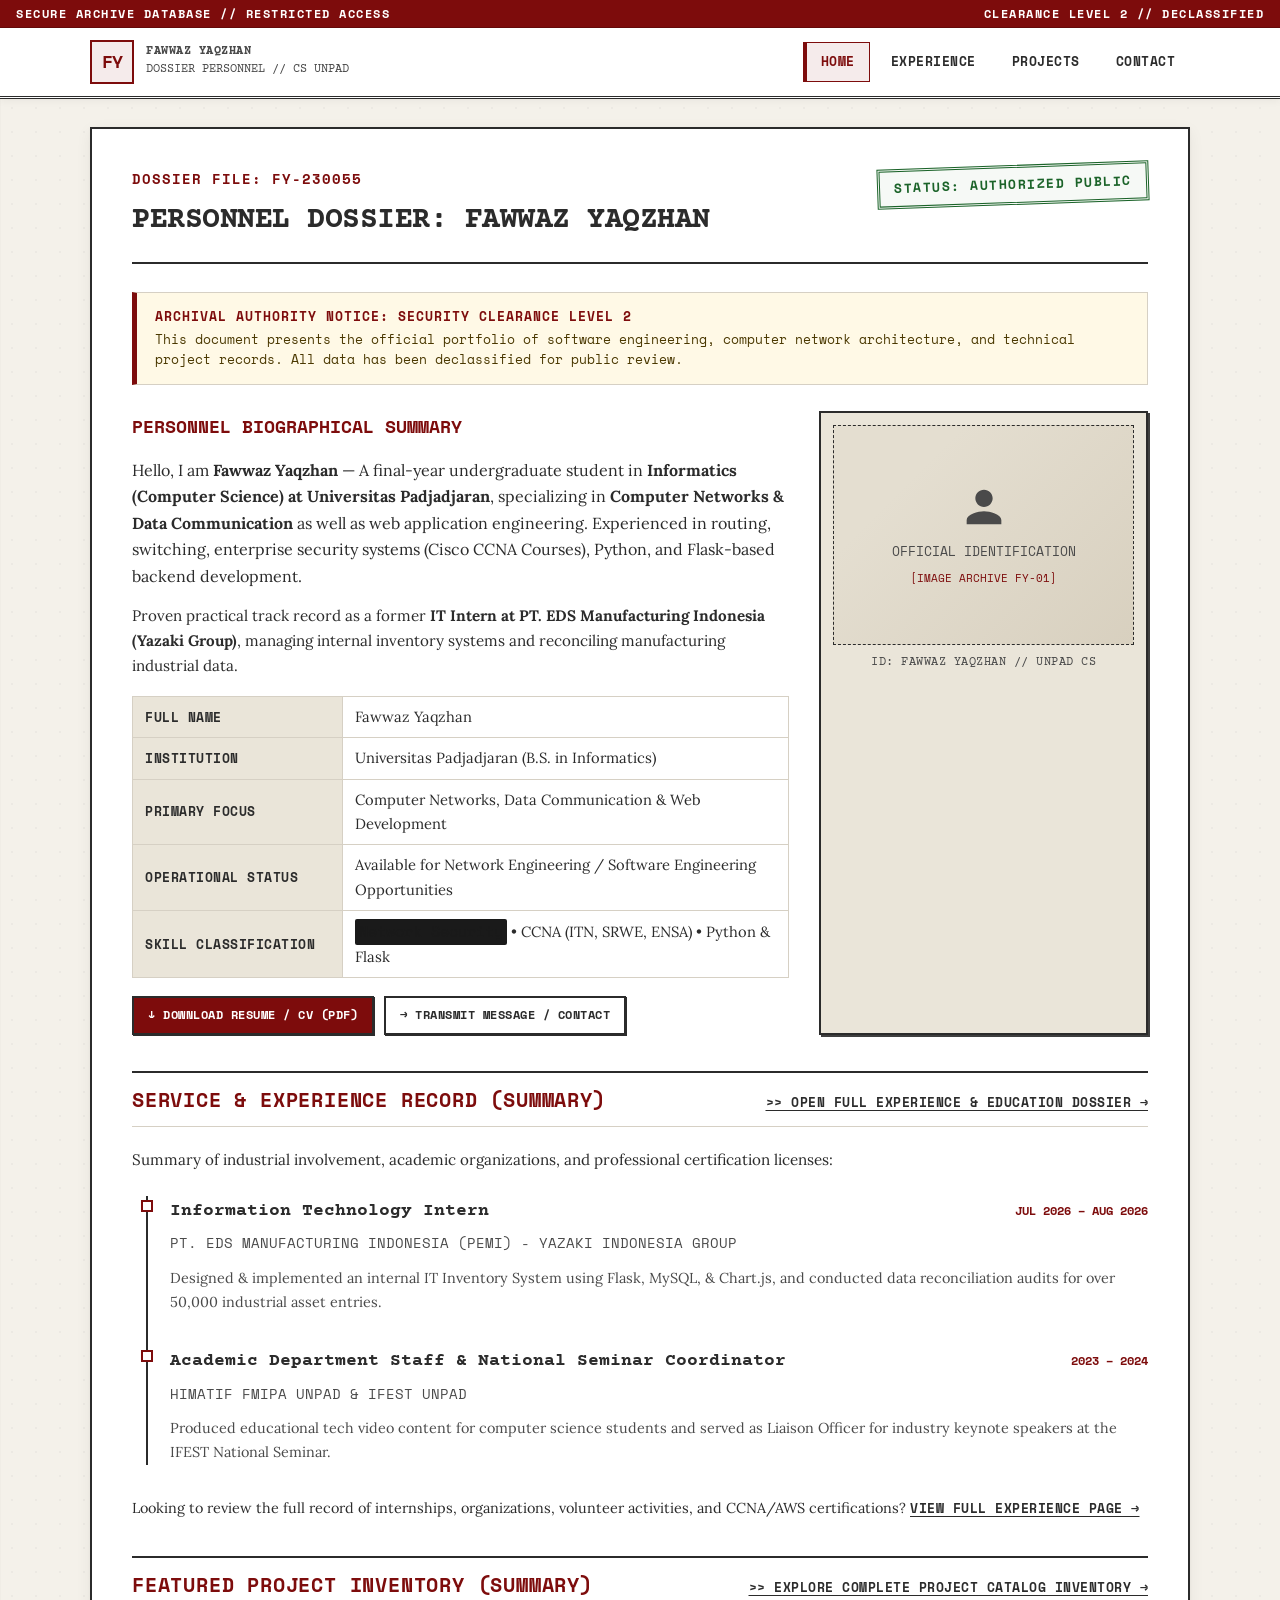
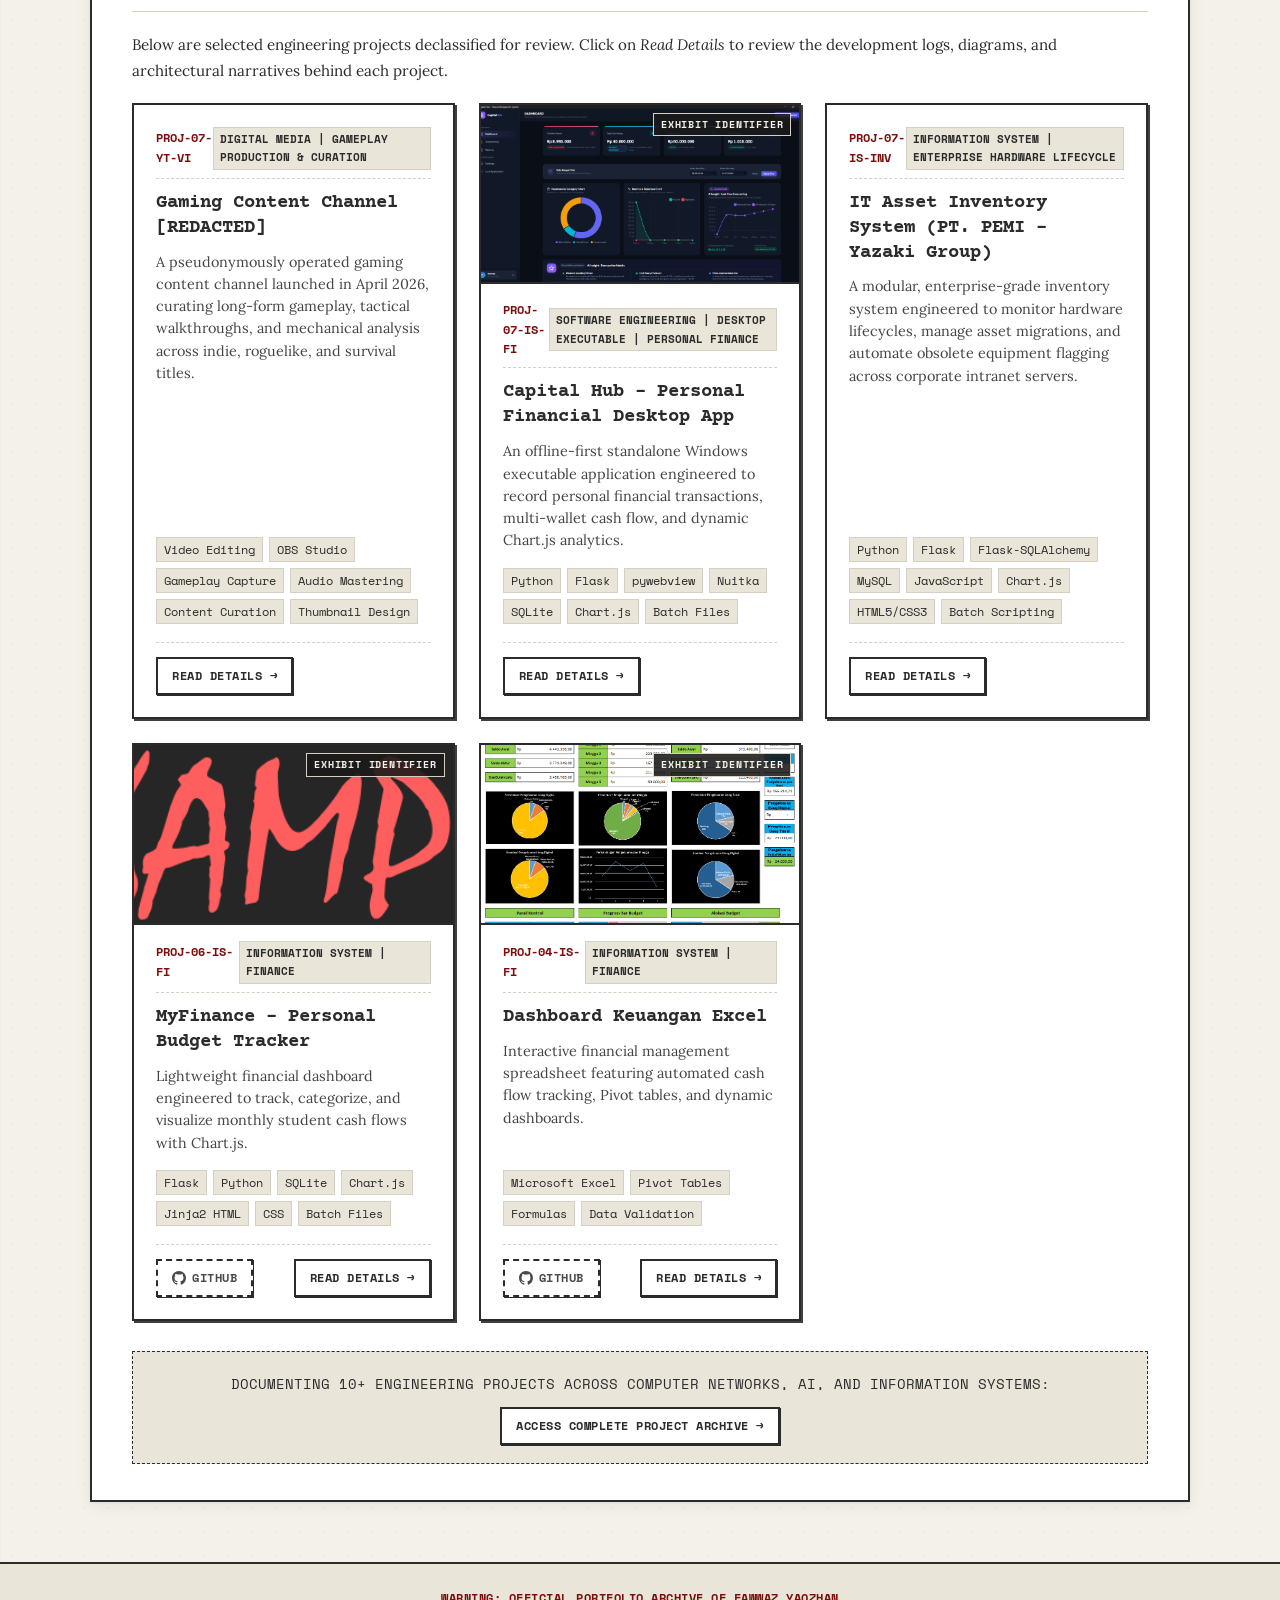
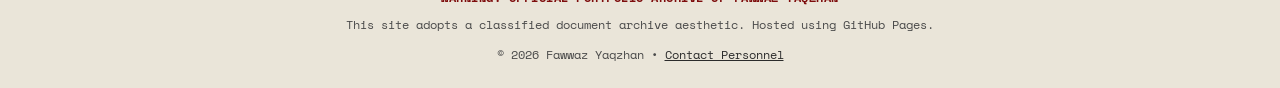
<file: index.html>
<!DOCTYPE html>
<html lang="en">

<head>
  <meta charset="UTF-8">
  <meta name="viewport" content="width=device-width, initial-scale=1.0">
  <meta name="description"
    content="Portfolio of Fawwaz Yaqzhan - Informatics undergraduate at Universitas Padjadjaran, specializing in Computer Networks, Data Communication, & Web Engineering. Personnel Dossier Archive.">
  <title>Personnel Dossier: Fawwaz Yaqzhan | SCP Archive Portfolio</title>
  <link rel="icon" type="image/svg+xml" href="assets/favicon.svg">
  <link rel="canonical" href="https://230055fawwaz.github.io/">

  <!-- Open Graph & Social Meta -->
  <meta property="og:title" content="Personnel Dossier: Fawwaz Yaqzhan | SCP Archive Portfolio">
  <meta property="og:description" content="Portfolio of Fawwaz Yaqzhan - Informatics undergraduate at Universitas Padjadjaran, specializing in Computer Networks, Data Communication, & Web Engineering.">
  <meta property="og:type" content="website">
  <meta property="og:url" content="https://230055fawwaz.github.io/">
  <meta property="og:image" content="https://230055fawwaz.github.io/assets/favicon.svg">
  <meta name="twitter:card" content="summary">
  <meta name="twitter:title" content="Personnel Dossier: Fawwaz Yaqzhan">
  <meta name="twitter:description" content="Official technical portfolio archive of Fawwaz Yaqzhan - Computer Networks, Data Communication & Software Engineering.">
  <meta name="twitter:image" content="https://230055fawwaz.github.io/assets/favicon.svg">

  <!-- Google Fonts: Monospace & Archival Serif -->
  <link rel="preconnect" href="https://fonts.googleapis.com">
  <link rel="preconnect" href="https://fonts.gstatic.com" crossorigin>
  <link
    href="https://fonts.googleapis.com/css2?family=Courier+Prime:ital,wght@0,400;0,700;1,400&family=Lora:ital,wght@0,400;0,500;0,600;0,700;1,400&family=Space+Mono:ital,wght@0,400;0,700;1,400&display=swap"
    rel="stylesheet">

  <link rel="stylesheet" href="assets/css/style.css">
  <!-- Umami Analytics -->
  <script defer src="https://cloud.umami.is/script.js" data-website-id="7ce5e1fc-4701-4766-bbe7-73b18cce6b89"></script>
</head>

<body>

  <!-- Static Top Navbar -->
  <header class="site-header">
    <div class="top-clearance-bar">
      <span>SECURE ARCHIVE DATABASE // RESTRICTED ACCESS</span>
      <span>CLEARANCE LEVEL 2 // DECLASSIFIED</span>
    </div>
    <div class="nav-container">
      <a href="index.html" class="brand-dossier">
        <div class="brand-seal">FY</div>
        <div class="brand-text">
          <span class="brand-title">FAWWAZ YAQZHAN</span>
          <span>DOSSIER PERSONNEL // CS UNPAD</span>
        </div>
      </a>

      <button class="nav-toggle" aria-label="Toggle navigation" aria-expanded="false">MENU ☰</button>

      <nav>
        <ul class="nav-menu">
          <li><a href="index.html" class="nav-link active">HOME</a></li>
          <li><a href="pengalaman.html" class="nav-link">EXPERIENCE</a></li>
          <li><a href="proyek.html" class="nav-link">PROJECTS</a></li>
          <li><a href="kontak.html" class="nav-link">CONTACT</a></li>
        </ul>
      </nav>
    </div>
  </header>

  <!-- Main Content Container -->
  <main class="main-wrapper">
    <div class="dossier-sheet">

      <!-- Dossier Metadata Header -->
      <div class="dossier-header-strip">
        <div>
          <span class="dossier-item-tag">DOSSIER FILE: FY-230055</span>
          <h1 class="dossier-title">PERSONNEL DOSSIER: FAWWAZ YAQZHAN</h1>
        </div>
        <div class="stamp-box stamp-green">
          STATUS: AUTHORIZED PUBLIC
        </div>
      </div>

      <!-- Warning & Clearance Alert -->
      <div class="scp-warning-box">
        <strong>ARCHIVAL AUTHORITY NOTICE: SECURITY CLEARANCE LEVEL 2</strong>
        This document presents the official portfolio of software engineering, computer network architecture, and
        technical project records. All data has been declassified for public review.
      </div>

      <!-- SECTION 1: HERO & BIODATA -->
      <section id="hero-biodata">
        <div class="personnel-grid">
          <div>
            <h2 class="dossier-column-title">
              PERSONNEL BIOGRAPHICAL SUMMARY
            </h2>
            <p class="lead-text">
              Hello, I am <strong>Fawwaz Yaqzhan</strong> — A final-year undergraduate student in <strong>Informatics
                (Computer Science) at Universitas Padjadjaran</strong>, specializing in <strong>Computer Networks &amp;
                Data Communication</strong> as well as web application engineering. Experienced in routing, switching,
              enterprise security systems (Cisco CCNA Courses), Python, and Flask-based backend development.
            </p>
            <p class="section-intro">
              Proven practical track record as a former <strong>IT Intern at PT. EDS Manufacturing Indonesia (Yazaki
                Group)</strong>, managing internal inventory systems and reconciling manufacturing industrial data.
            </p>

            <table class="personnel-info-table">
              <tr>
                <th scope="row">Full Name</th>
                <td>Fawwaz Yaqzhan</td>
              </tr>
              <tr>
                <th scope="row">Institution</th>
                <td>Universitas Padjadjaran (B.S. in Informatics)</td>
              </tr>
              <tr>
                <th scope="row">Primary Focus</th>
                <td>Computer Networks, Data Communication &amp; Web Development</td>
              </tr>
              <tr>
                <th scope="row">Operational Status</th>
                <td>Available for Network Engineering / Software Engineering Opportunities</td>
              </tr>
              <tr>
                <th scope="row">Skill Classification</th>
                <td><span class="redacted">Network Security</span> • CCNA (ITN, SRWE, ENSA) • Python &amp; Flask</td>
              </tr>
            </table>

            <div style="margin-top: 18px; display: flex; flex-wrap: wrap; gap: 10px; align-items: center;">
              <a href="assets/Fawwaz_Yaqzhan_Resume.pdf" target="_blank" rel="noopener noreferrer" class="btn-dossier" style="background-color: var(--scp-crimson); color: #ffffff;">
                &darr; DOWNLOAD RESUME / CV (PDF)
              </a>
              <a href="kontak.html" class="btn-dossier">
                &rarr; TRANSMIT MESSAGE / CONTACT
              </a>
            </div>
          </div>

          <aside class="id-photo-frame">
            <div class="id-photo-placeholder">
              <svg viewBox="0 0 24 24">
                <path
                  d="M12 12c2.21 0 4-1.79 4-4s-1.79-4-4-4-4 1.79-4 4 1.79 4 4 4zm0 2c-2.67 0-8 1.34-8 4v2h16v-2c0-2.66-5.33-4-8-4z" />
              </svg>
              <span>OFFICIAL IDENTIFICATION</span>
              <span class="photo-archive-tag">[IMAGE ARCHIVE FY-01]</span>
            </div>
            <div class="photo-caption">
              ID: FAWWAZ YAQZHAN // UNPAD CS
            </div>
          </aside>
        </div>
      </section>

      <!-- SECTION 2: OVERVIEW PENGALAMAN -->
      <section id="overview-pengalaman">
        <div class="section-anchor-header">
          <h2>SERVICE &amp; EXPERIENCE RECORD (SUMMARY)</h2>
          <a href="pengalaman.html" class="section-hyperlink">
            &gt;&gt; Open Full Experience &amp; Education Dossier &rarr;
          </a>
        </div>

        <p class="section-intro">
          Summary of industrial involvement, academic organizations, and professional certification licenses:
        </p>

        <div class="timeline-block">
          <div class="timeline-entry">
            <div class="timeline-header">
              <span class="timeline-role">Information Technology Intern</span>
              <span class="timeline-period">JUL 2026 – AUG 2026</span>
            </div>
            <div class="timeline-org">PT. EDS Manufacturing Indonesia (PEMI) - Yazaki Indonesia Group</div>
            <p class="timeline-desc">
              Designed &amp; implemented an internal IT Inventory System using Flask, MySQL, &amp; Chart.js, and
              conducted data reconciliation audits for over 50,000 industrial asset entries.
            </p>
          </div>

          <div class="timeline-entry">
            <div class="timeline-header">
              <span class="timeline-role">Academic Department Staff &amp; National Seminar Coordinator</span>
              <span class="timeline-period">2023 – 2024</span>
            </div>
            <div class="timeline-org">Himatif FMIPA Unpad &amp; IFEST UNPAD</div>
            <p class="timeline-desc">
              Produced educational tech video content for computer science students and served as Liaison Officer for
              industry keynote speakers at the IFEST National Seminar.
            </p>
          </div>
        </div>

        <p class="timeline-more-info">
          Looking to review the full record of internships, organizations, volunteer activities, and CCNA/AWS
          certifications?
          <a href="pengalaman.html" class="section-hyperlink">View Full Experience Page &rarr;</a>
        </p>
      </section>

      <!-- SECTION 3: OVERVIEW PROYEK -->
      <section id="overview-proyek">
        <div class="section-anchor-header">
          <h2>FEATURED PROJECT INVENTORY (SUMMARY)</h2>
          <a href="proyek.html" class="section-hyperlink">
            &gt;&gt; Explore Complete Project Catalog Inventory &rarr;
          </a>
        </div>

        <p class="section-intro">
          Below are selected engineering projects declassified for review. Click on <em>Read Details</em> to review the
          development logs, diagrams, and architectural narratives behind each project.
        </p>

        <!-- Container for featured projects rendered by JS -->
        <div class="cards-grid" id="featured-projects-container">
          <!-- Populated via assets/js/main.js & projects-data.js -->
        </div>

        <div
          style="text-align: center; margin-top: 30px; padding: 18px; background: var(--bg-subtle); border: 1px dashed var(--scp-border);">
          <span style="font-family: var(--font-mono); font-size: 0.85rem; text-transform: uppercase;">
            Documenting 10+ engineering projects across computer networks, AI, and information systems:
          </span>
          <br>
          <a href="proyek.html" class="btn-dossier" style="margin-top: 10px;">
            Access Complete Project Archive &rarr;
          </a>
        </div>
      </section>

    </div>
  </main>

  <!-- Archival Footer -->
  <footer class="site-footer">
    <div class="footer-inner">
      <p class="footer-warning">WARNING: OFFICIAL PORTFOLIO ARCHIVE OF FAWWAZ YAQZHAN</p>
      <p>This site adopts a classified document archive aesthetic. Hosted using GitHub Pages.</p>
      <p class="footer-copy">
        &copy; 2026 Fawwaz Yaqzhan &bull; <a href="kontak.html" class="footer-link">Contact Personnel</a>
      </p>
    </div>
  </footer>

  <!-- Scripts -->
  <script src="assets/js/projects-data.js"></script>
  <script src="assets/js/main.js"></script>
</body>

</html>
</file>
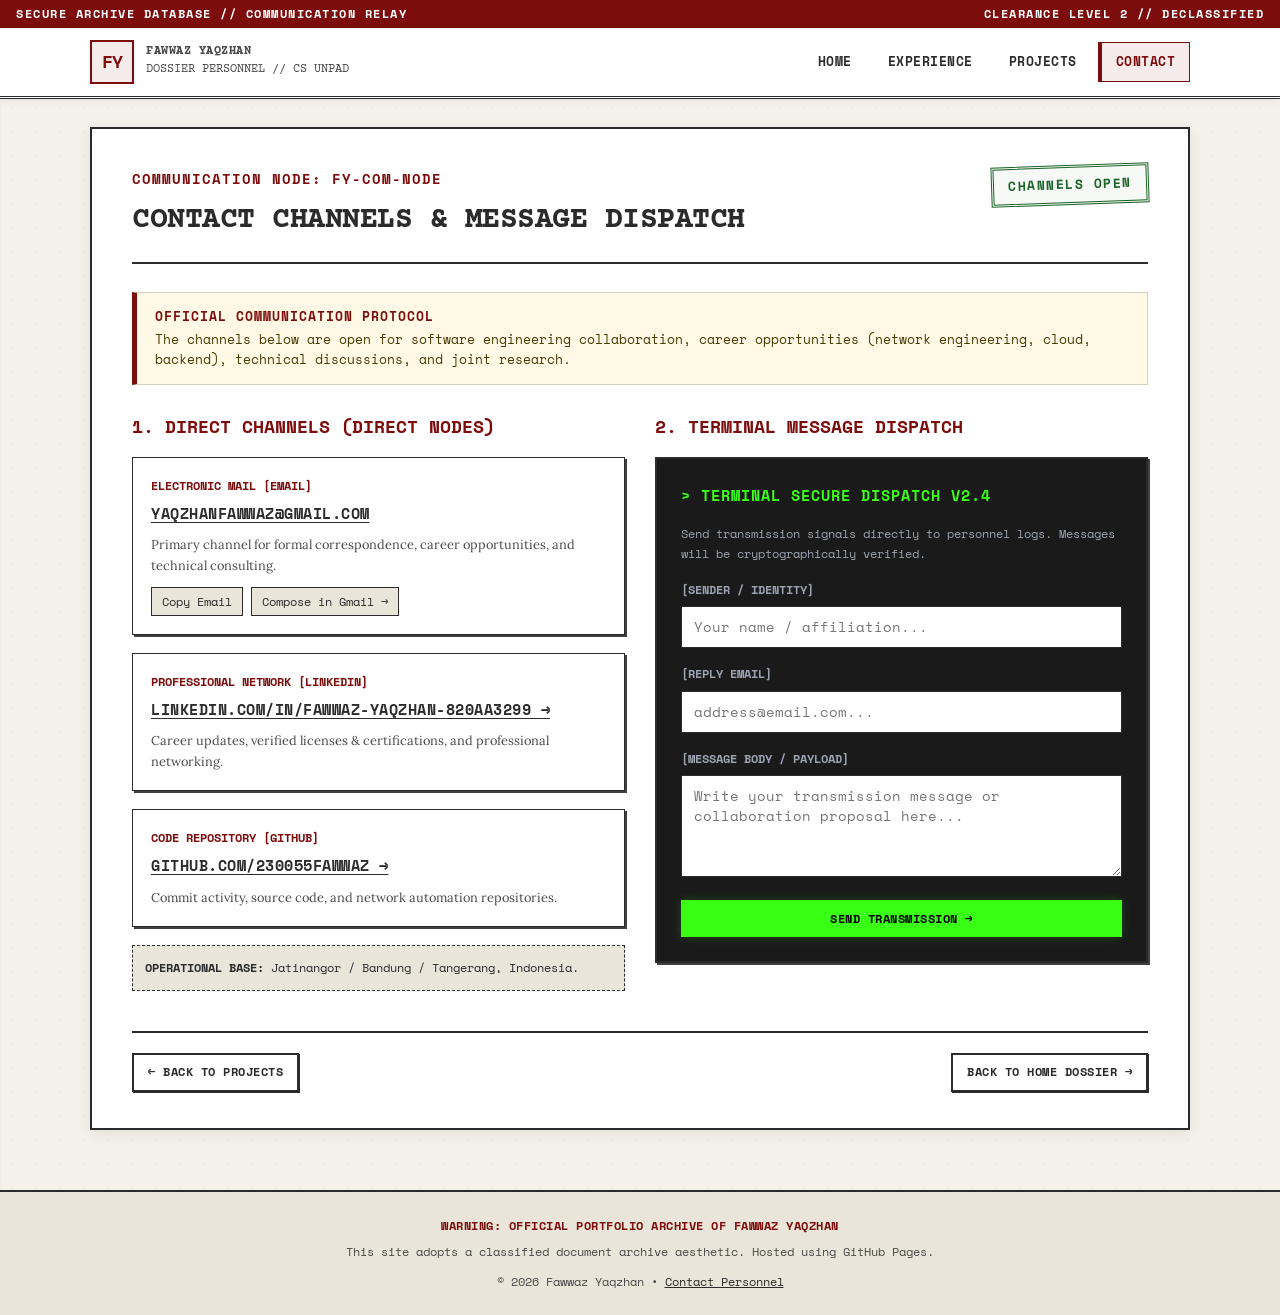
<file: kontak.html>
<!DOCTYPE html>
<html lang="en">
<head>
  <meta charset="UTF-8">
  <meta name="viewport" content="width=device-width, initial-scale=1.0">
  <meta name="description" content="Official Personnel Communication and Contact Relay for Fawwaz Yaqzhan. Email, LinkedIn, GitHub.">
  <title>Contact &amp; Communication Relay | Fawwaz Yaqzhan</title>
  <link rel="icon" type="image/svg+xml" href="assets/favicon.svg">
  <link rel="canonical" href="https://230055fawwaz.github.io/kontak.html">

  <!-- Open Graph & Social Meta -->
  <meta property="og:title" content="Contact &amp; Communication Relay | Fawwaz Yaqzhan">
  <meta property="og:description" content="Official Personnel Communication and Contact Relay for Fawwaz Yaqzhan. Email, LinkedIn, GitHub.">
  <meta property="og:type" content="website">
  <meta property="og:url" content="https://230055fawwaz.github.io/kontak.html">
  <meta property="og:image" content="https://230055fawwaz.github.io/assets/favicon.svg">
  <meta name="twitter:card" content="summary">
  <meta name="twitter:title" content="Contact &amp; Communication Relay | Fawwaz Yaqzhan">
  <meta name="twitter:description" content="Direct communication channels and terminal dispatch for Fawwaz Yaqzhan.">
  <meta name="twitter:image" content="https://230055fawwaz.github.io/assets/favicon.svg">

  <!-- Google Fonts -->
  <link rel="preconnect" href="https://fonts.googleapis.com">
  <link rel="preconnect" href="https://fonts.gstatic.com" crossorigin>
  <link href="https://fonts.googleapis.com/css2?family=Courier+Prime:ital,wght@0,400;0,700;1,400&family=Lora:ital,wght@0,400;0,500;0,600;0,700;1,400&family=Space+Mono:ital,wght@0,400;0,700;1,400&display=swap" rel="stylesheet">

  <link rel="stylesheet" href="assets/css/style.css">
  <!-- Umami Analytics -->
  <script defer src="https://cloud.umami.is/script.js" data-website-id="7ce5e1fc-4701-4766-bbe7-73b18cce6b89"></script>
</head>
<body>

  <!-- Static Top Navbar -->
  <header class="site-header">
    <div class="top-clearance-bar">
      <span>SECURE ARCHIVE DATABASE // COMMUNICATION RELAY</span>
      <span>CLEARANCE LEVEL 2 // DECLASSIFIED</span>
    </div>
    <div class="nav-container">
      <a href="index.html" class="brand-dossier">
        <div class="brand-seal">FY</div>
        <div class="brand-text">
          <span class="brand-title">FAWWAZ YAQZHAN</span>
          <span>DOSSIER PERSONNEL // CS UNPAD</span>
        </div>
      </a>

      <button class="nav-toggle" aria-label="Toggle navigation" aria-expanded="false">MENU ☰</button>

      <nav>
        <ul class="nav-menu">
          <li><a href="index.html" class="nav-link">HOME</a></li>
          <li><a href="pengalaman.html" class="nav-link">EXPERIENCE</a></li>
          <li><a href="proyek.html" class="nav-link">PROJECTS</a></li>
          <li><a href="kontak.html" class="nav-link active">CONTACT</a></li>
        </ul>
      </nav>
    </div>
  </header>

  <!-- Main Content -->
  <main class="main-wrapper">
    <div class="dossier-sheet">

      <!-- Header Strip -->
      <div class="dossier-header-strip">
        <div>
          <span class="dossier-item-tag">COMMUNICATION NODE: FY-COM-NODE</span>
          <h1 class="dossier-title">CONTACT CHANNELS &amp; MESSAGE DISPATCH</h1>
        </div>
        <div class="stamp-box stamp-green">
          CHANNELS OPEN
        </div>
      </div>

      <!-- Warning Note -->
      <div class="scp-warning-box">
        <strong>OFFICIAL COMMUNICATION PROTOCOL</strong>
        The channels below are open for software engineering collaboration, career opportunities (network engineering, cloud, backend), technical discussions, and joint research.
      </div>

      <!-- Contact Channels Grid -->
      <div class="contact-grid">
        
        <!-- Direct Channels List -->
        <div>
          <h2 class="dossier-column-title">
            1. Direct Channels (Direct Nodes)
          </h2>

          <div class="contact-channel-card">
            <div class="channel-tag">ELECTRONIC MAIL [EMAIL]</div>
            <div class="channel-address">
              <a href="mailto:yaqzhanfawwaz@gmail.com" class="section-hyperlink">
                yaqzhanfawwaz@gmail.com
              </a>
            </div>
            <div class="channel-desc">Primary channel for formal correspondence, career opportunities, and technical consulting.</div>
            <div class="channel-actions-row">
              <button type="button" class="channel-btn-mini" id="btn-copy-direct-email" title="Copy email address to clipboard">
                Copy Email
              </button>
              <a href="https://mail.google.com/mail/?view=cm&fs=1&to=yaqzhanfawwaz@gmail.com" target="_blank" rel="noopener noreferrer" class="channel-btn-mini" title="Compose in Gmail Web">
                Compose in Gmail &rarr;
              </a>
            </div>
          </div>

          <div class="contact-channel-card">
            <div class="channel-tag">PROFESSIONAL NETWORK [LINKEDIN]</div>
            <div class="channel-address">
              <a href="https://www.linkedin.com/in/fawwaz-yaqzhan-820aa3299" target="_blank" rel="noopener noreferrer" class="section-hyperlink">
                linkedin.com/in/fawwaz-yaqzhan-820aa3299 &rarr;
              </a>
            </div>
            <div class="channel-desc">Career updates, verified licenses &amp; certifications, and professional networking.</div>
          </div>

          <div class="contact-channel-card">
            <div class="channel-tag">CODE REPOSITORY [GITHUB]</div>
            <div class="channel-address">
              <a href="https://github.com/230055Fawwaz" target="_blank" rel="noopener noreferrer" class="section-hyperlink">
                github.com/230055Fawwaz &rarr;
              </a>
            </div>
            <div class="channel-desc">Commit activity, source code, and network automation repositories.</div>
          </div>

          <div class="operational-base-box">
            <strong>OPERATIONAL BASE:</strong> Jatinangor / Bandung / Tangerang, Indonesia.
          </div>
        </div>

        <!-- Terminal Message Box -->
        <div>
          <h2 class="dossier-column-title">
            2. Terminal Message Dispatch
          </h2>

          <div class="terminal-node">
            <h3>&gt; TERMINAL SECURE DISPATCH v2.4</h3>
            <p class="terminal-subtitle">
              Send transmission signals directly to personnel logs. Messages will be cryptographically verified.
            </p>

            <form id="scp-contact-form" action="https://formsubmit.co/yaqzhanfawwaz@gmail.com" method="POST">
              <div class="form-group">
                <label for="input-sender">[SENDER / IDENTITY]</label>
                <input type="text" id="input-sender" name="name" class="form-control" placeholder="Your name / affiliation..." required>
              </div>

              <div class="form-group">
                <label for="input-email">[REPLY EMAIL]</label>
                <input type="email" id="input-email" name="email" class="form-control" placeholder="address@email.com..." required>
              </div>

              <div class="form-group">
                <label for="input-message">[MESSAGE BODY / PAYLOAD]</label>
                <textarea id="input-message" name="message" rows="4" class="form-control" placeholder="Write your transmission message or collaboration proposal here..." required></textarea>
              </div>

              <button type="submit" id="submit-transmission-btn" class="btn-dossier terminal-btn-submit">
                SEND TRANSMISSION &rarr;
              </button>
            </form>

            <div id="terminal-response-log"></div>
          </div>
        </div>

      </div>

      <!-- Bottom Navigation Anchor -->
      <div class="dossier-nav-footer">
        <a href="proyek.html" class="btn-dossier">&larr; Back to Projects</a>
        <a href="index.html" class="btn-dossier">Back to Home Dossier &rarr;</a>
      </div>

    </div>
  </main>

  <!-- Archival Footer -->
  <footer class="site-footer">
    <div class="footer-inner">
      <p class="footer-warning">WARNING: OFFICIAL PORTFOLIO ARCHIVE OF FAWWAZ YAQZHAN</p>
      <p>This site adopts a classified document archive aesthetic. Hosted using GitHub Pages.</p>
      <p class="footer-copy">
        &copy; 2026 Fawwaz Yaqzhan &bull; <a href="kontak.html" class="footer-link">Contact Personnel</a>
      </p>
    </div>
  </footer>

  <script src="assets/js/projects-data.js"></script>
  <script src="assets/js/main.js"></script>
</body>
</html>
</file>
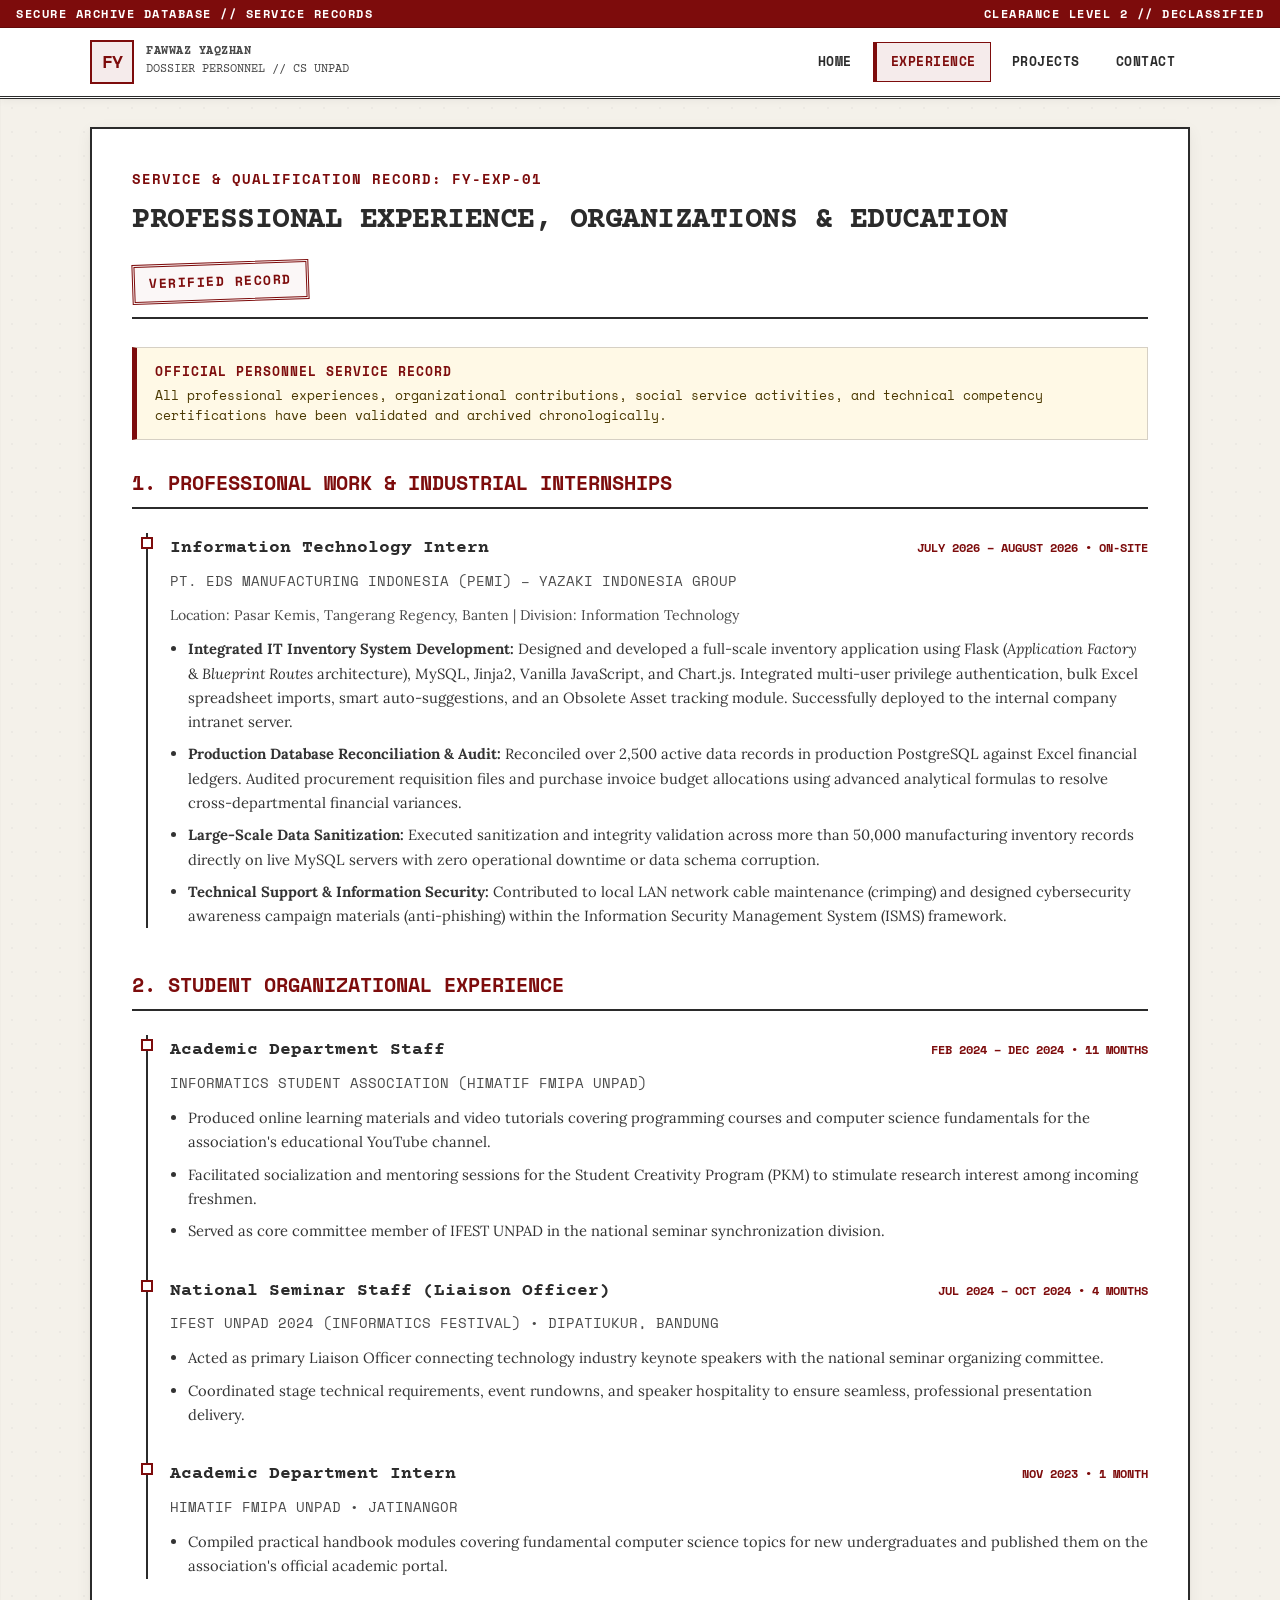
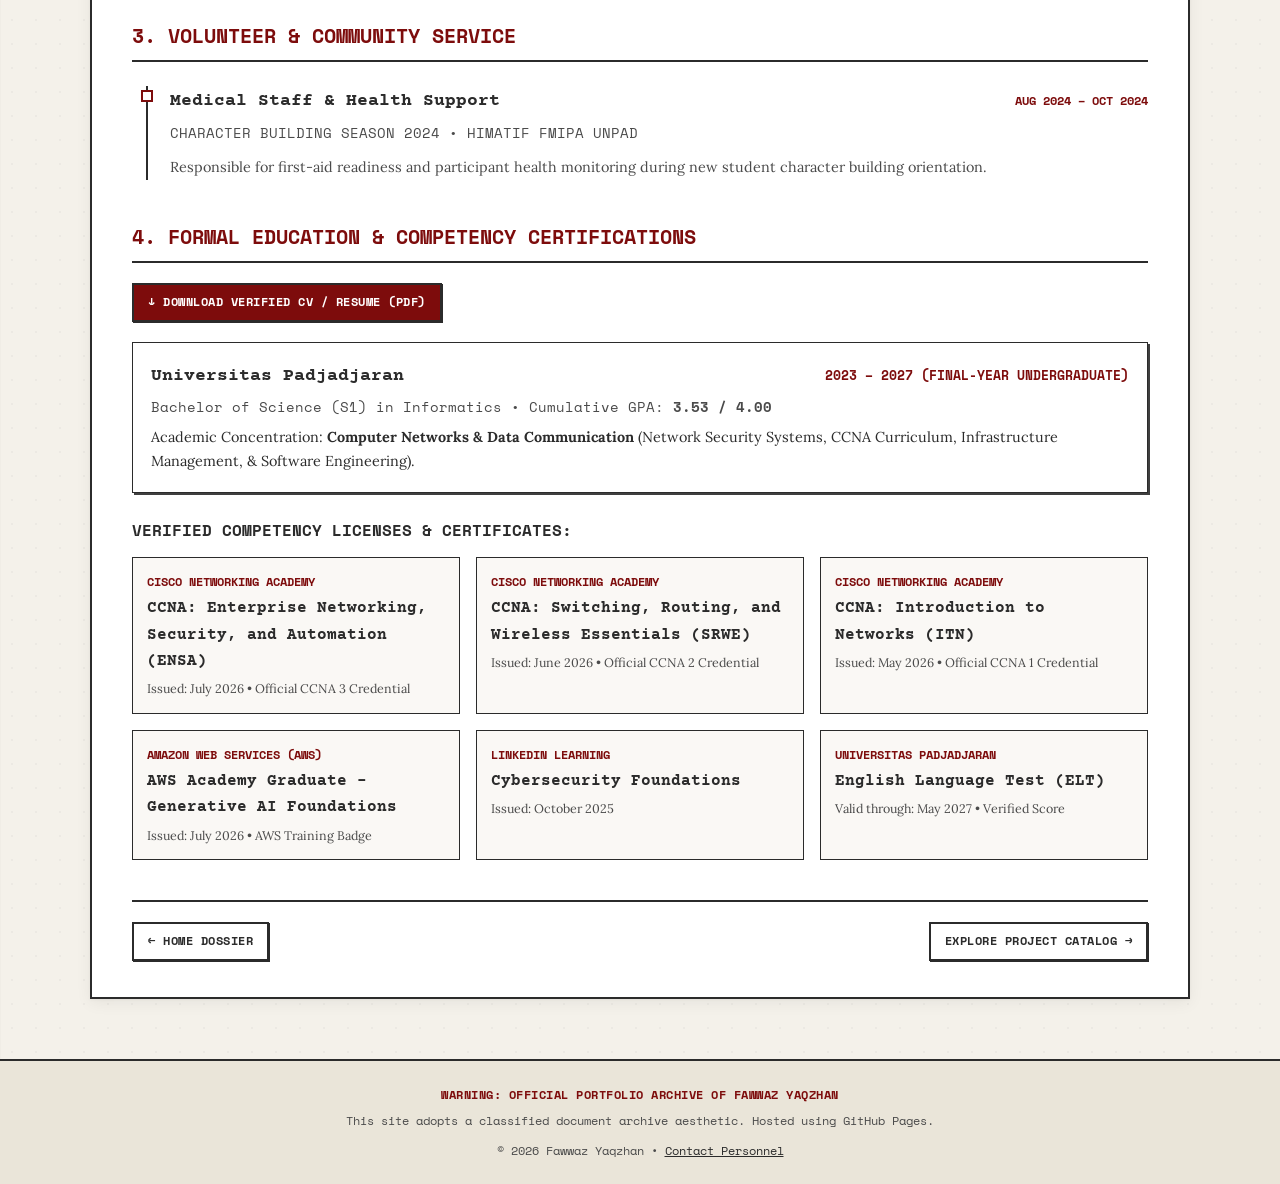
<file: pengalaman.html>
<!DOCTYPE html>
<html lang="en">
<head>
  <meta charset="UTF-8">
  <meta name="viewport" content="width=device-width, initial-scale=1.0">
  <meta name="description" content="Professional Service Records, Organizational Contributions, Volunteer Activities, and Education & Certifications of Fawwaz Yaqzhan. SCP Dossier Archive Format.">
  <title>Experience &amp; Education Dossier | Fawwaz Yaqzhan</title>
  <link rel="icon" type="image/svg+xml" href="assets/favicon.svg">
  <link rel="canonical" href="https://230055fawwaz.github.io/pengalaman.html">

  <!-- Open Graph & Social Meta -->
  <meta property="og:title" content="Experience &amp; Education Dossier | Fawwaz Yaqzhan">
  <meta property="og:description" content="Professional Service Records, Organizational Contributions, Volunteer Activities, and Education & Certifications of Fawwaz Yaqzhan.">
  <meta property="og:type" content="website">
  <meta property="og:url" content="https://230055fawwaz.github.io/pengalaman.html">
  <meta property="og:image" content="https://230055fawwaz.github.io/assets/favicon.svg">
  <meta name="twitter:card" content="summary">
  <meta name="twitter:title" content="Experience &amp; Education Dossier | Fawwaz Yaqzhan">
  <meta name="twitter:description" content="Professional service records and Cisco CCNA & AWS competency certifications of Fawwaz Yaqzhan.">
  <meta name="twitter:image" content="https://230055fawwaz.github.io/assets/favicon.svg">

  <!-- Google Fonts -->
  <link rel="preconnect" href="https://fonts.googleapis.com">
  <link rel="preconnect" href="https://fonts.gstatic.com" crossorigin>
  <link href="https://fonts.googleapis.com/css2?family=Courier+Prime:ital,wght@0,400;0,700;1,400&family=Lora:ital,wght@0,400;0,500;0,600;0,700;1,400&family=Space+Mono:ital,wght@0,400;0,700;1,400&display=swap" rel="stylesheet">

  <link rel="stylesheet" href="assets/css/style.css">
  <!-- Umami Analytics -->
  <script defer src="https://cloud.umami.is/script.js" data-website-id="7ce5e1fc-4701-4766-bbe7-73b18cce6b89"></script>
</head>
<body>

  <!-- Static Top Navbar -->
  <header class="site-header">
    <div class="top-clearance-bar">
      <span>SECURE ARCHIVE DATABASE // SERVICE RECORDS</span>
      <span>CLEARANCE LEVEL 2 // DECLASSIFIED</span>
    </div>
    <div class="nav-container">
      <a href="index.html" class="brand-dossier">
        <div class="brand-seal">FY</div>
        <div class="brand-text">
          <span class="brand-title">FAWWAZ YAQZHAN</span>
          <span>DOSSIER PERSONNEL // CS UNPAD</span>
        </div>
      </a>

      <button class="nav-toggle" aria-label="Toggle navigation" aria-expanded="false">MENU ☰</button>

      <nav>
        <ul class="nav-menu">
          <li><a href="index.html" class="nav-link">HOME</a></li>
          <li><a href="pengalaman.html" class="nav-link active">EXPERIENCE</a></li>
          <li><a href="proyek.html" class="nav-link">PROJECTS</a></li>
          <li><a href="kontak.html" class="nav-link">CONTACT</a></li>
        </ul>
      </nav>
    </div>
  </header>

  <!-- Main Content -->
  <main class="main-wrapper">
    <div class="dossier-sheet">

      <!-- Header Strip -->
      <div class="dossier-header-strip">
        <div>
          <span class="dossier-item-tag">SERVICE &amp; QUALIFICATION RECORD: FY-EXP-01</span>
          <h1 class="dossier-title">PROFESSIONAL EXPERIENCE, ORGANIZATIONS &amp; EDUCATION</h1>
        </div>
        <div class="stamp-box">
          VERIFIED RECORD
        </div>
      </div>

      <!-- Warning Note -->
      <div class="scp-warning-box">
        <strong>OFFICIAL PERSONNEL SERVICE RECORD</strong>
        All professional experiences, organizational contributions, social service activities, and technical competency certifications have been validated and archived chronologically.
      </div>

      <!-- SECTION 1: PENGALAMAN KERJA (PROFESSIONAL SERVICE) -->
      <section class="dossier-section">
        <h2 class="section-dossier-title">
          1. PROFESSIONAL WORK &amp; INDUSTRIAL INTERNSHIPS
        </h2>

        <div class="timeline-block">
          <div class="timeline-entry">
            <div class="timeline-header">
              <span class="timeline-role">Information Technology Intern</span>
              <span class="timeline-period">JULY 2026 – AUGUST 2026 &bull; ON-SITE</span>
            </div>
            <div class="timeline-org">PT. EDS Manufacturing Indonesia (PEMI) – Yazaki Indonesia Group</div>
            <p class="timeline-meta">
              Location: Pasar Kemis, Tangerang Regency, Banten | Division: Information Technology
            </p>
            <ul class="timeline-list">
              <li>
                <strong>Integrated IT Inventory System Development:</strong> Designed and developed a full-scale inventory application using Flask (<em>Application Factory</em> &amp; <em>Blueprint Routes</em> architecture), MySQL, Jinja2, Vanilla JavaScript, and Chart.js. Integrated multi-user privilege authentication, bulk Excel spreadsheet imports, smart auto-suggestions, and an Obsolete Asset tracking module. Successfully deployed to the internal company intranet server.
              </li>
              <li>
                <strong>Production Database Reconciliation &amp; Audit:</strong> Reconciled over 2,500 active data records in production PostgreSQL against Excel financial ledgers. Audited procurement requisition files and purchase invoice budget allocations using advanced analytical formulas to resolve cross-departmental financial variances.
              </li>
              <li>
                <strong>Large-Scale Data Sanitization:</strong> Executed sanitization and integrity validation across more than 50,000 manufacturing inventory records directly on live MySQL servers with zero operational downtime or data schema corruption.
              </li>
              <li>
                <strong>Technical Support &amp; Information Security:</strong> Contributed to local LAN network cable maintenance (crimping) and designed cybersecurity awareness campaign materials (anti-phishing) within the Information Security Management System (ISMS) framework.
              </li>
            </ul>
          </div>
        </div>
      </section>

      <!-- SECTION 2: PENGALAMAN ORGANISASI & KEPANITIAAN -->
      <section class="dossier-section">
        <h2 class="section-dossier-title">
          2. STUDENT ORGANIZATIONAL EXPERIENCE
        </h2>

        <div class="timeline-block">
          <!-- Himatif Staf -->
          <div class="timeline-entry">
            <div class="timeline-header">
              <span class="timeline-role">Academic Department Staff</span>
              <span class="timeline-period">FEB 2024 – DEC 2024 &bull; 11 MONTHS</span>
            </div>
            <div class="timeline-org">Informatics Student Association (Himatif FMIPA Unpad)</div>
            <ul class="timeline-list">
              <li>Produced online learning materials and video tutorials covering programming courses and computer science fundamentals for the association's educational YouTube channel.</li>
              <li>Facilitated socialization and mentoring sessions for the Student Creativity Program (PKM) to stimulate research interest among incoming freshmen.</li>
              <li>Served as core committee member of IFEST UNPAD in the national seminar synchronization division.</li>
            </ul>
          </div>

          <!-- IFEST UNPAD -->
          <div class="timeline-entry">
            <div class="timeline-header">
              <span class="timeline-role">National Seminar Staff (Liaison Officer)</span>
              <span class="timeline-period">JUL 2024 – OCT 2024 &bull; 4 MONTHS</span>
            </div>
            <div class="timeline-org">IFEST UNPAD 2024 (Informatics Festival) &bull; Dipatiukur, Bandung</div>
            <ul class="timeline-list">
              <li>Acted as primary Liaison Officer connecting technology industry keynote speakers with the national seminar organizing committee.</li>
              <li>Coordinated stage technical requirements, event rundowns, and speaker hospitality to ensure seamless, professional presentation delivery.</li>
            </ul>
          </div>

          <!-- Himatif Magang -->
          <div class="timeline-entry">
            <div class="timeline-header">
              <span class="timeline-role">Academic Department Intern</span>
              <span class="timeline-period">NOV 2023 &bull; 1 MONTH</span>
            </div>
            <div class="timeline-org">Himatif FMIPA Unpad &bull; Jatinangor</div>
            <ul class="timeline-list">
              <li>Compiled practical handbook modules covering fundamental computer science topics for new undergraduates and published them on the association's official academic portal.</li>
            </ul>
          </div>
        </div>
      </section>

      <!-- SECTION 3: AKTIVITAS RELAWAN (VOLUNTEERING) -->
      <section class="dossier-section">
        <h2 class="section-dossier-title">
          3. VOLUNTEER &amp; COMMUNITY SERVICE
        </h2>

        <div class="timeline-block">
          <div class="timeline-entry">
            <div class="timeline-header">
              <span class="timeline-role">Medical Staff &amp; Health Support</span>
              <span class="timeline-period">AUG 2024 – OCT 2024</span>
            </div>
            <div class="timeline-org">Character Building Season 2024 &bull; Himatif FMIPA Unpad</div>
            <p class="timeline-desc">
              Responsible for first-aid readiness and participant health monitoring during new student character building orientation.
            </p>
          </div>
        </div>
      </section>

      <!-- SECTION 4: EDUKASI & LISENSI SERTIFIKASI -->
      <section id="edukasi-sertifikasi" class="dossier-section">
        <h2 class="section-dossier-title">
          4. FORMAL EDUCATION &amp; COMPETENCY CERTIFICATIONS
        </h2>

        <div style="margin-bottom: 20px; display: flex; flex-wrap: wrap; gap: 12px; align-items: center;">
          <a href="assets/Fawwaz_Yaqzhan_Resume.pdf" target="_blank" rel="noopener noreferrer" class="btn-dossier" style="background-color: var(--scp-crimson); color: #ffffff;">
            &darr; DOWNLOAD VERIFIED CV / RESUME (PDF)
          </a>
        </div>

        <!-- Edukasi -->
        <div class="edu-card">
          <div class="edu-header">
            <h3 class="edu-institution">
              Universitas Padjadjaran
            </h3>
            <span class="edu-period">
              2023 – 2027 (FINAL-YEAR UNDERGRADUATE)
            </span>
          </div>
          <p class="edu-degree">
            Bachelor of Science (S1) in Informatics &bull; Cumulative GPA: <strong>3.53 / 4.00</strong>
          </p>
          <p class="edu-detail">
            Academic Concentration: <strong>Computer Networks &amp; Data Communication</strong> (Network Security Systems, CCNA Curriculum, Infrastructure Management, &amp; Software Engineering).
          </p>
        </div>

        <!-- Lisensi Sertifikasi -->
        <h3 class="subsection-title">
          Verified Competency Licenses &amp; Certificates:
        </h3>
        <div class="cert-grid">
          
          <div class="cert-card">
            <div class="cert-issuer">CISCO NETWORKING ACADEMY</div>
            <div class="cert-title">CCNA: Enterprise Networking, Security, and Automation (ENSA)</div>
            <div class="cert-meta">Issued: July 2026 &bull; Official CCNA 3 Credential</div>
          </div>

          <div class="cert-card">
            <div class="cert-issuer">CISCO NETWORKING ACADEMY</div>
            <div class="cert-title">CCNA: Switching, Routing, and Wireless Essentials (SRWE)</div>
            <div class="cert-meta">Issued: June 2026 &bull; Official CCNA 2 Credential</div>
          </div>

          <div class="cert-card">
            <div class="cert-issuer">CISCO NETWORKING ACADEMY</div>
            <div class="cert-title">CCNA: Introduction to Networks (ITN)</div>
            <div class="cert-meta">Issued: May 2026 &bull; Official CCNA 1 Credential</div>
          </div>

          <div class="cert-card">
            <div class="cert-issuer">AMAZON WEB SERVICES (AWS)</div>
            <div class="cert-title">AWS Academy Graduate - Generative AI Foundations</div>
            <div class="cert-meta">Issued: July 2026 &bull; AWS Training Badge</div>
          </div>

          <div class="cert-card">
            <div class="cert-issuer">LINKEDIN LEARNING</div>
            <div class="cert-title">Cybersecurity Foundations</div>
            <div class="cert-meta">Issued: October 2025</div>
          </div>

          <div class="cert-card">
            <div class="cert-issuer">UNIVERSITAS PADJADJARAN</div>
            <div class="cert-title">English Language Test (ELT)</div>
            <div class="cert-meta">Valid through: May 2027 &bull; Verified Score</div>
          </div>

        </div>
      </section>

      <!-- Bottom Navigation Anchor -->
      <div class="dossier-nav-footer">
        <a href="index.html" class="btn-dossier">&larr; Home Dossier</a>
        <a href="proyek.html" class="btn-dossier">Explore Project Catalog &rarr;</a>
      </div>

    </div>
  </main>

  <!-- Archival Footer -->
  <footer class="site-footer">
    <div class="footer-inner">
      <p class="footer-warning">WARNING: OFFICIAL PORTFOLIO ARCHIVE OF FAWWAZ YAQZHAN</p>
      <p>This site adopts a classified document archive aesthetic. Hosted using GitHub Pages.</p>
      <p class="footer-copy">
        &copy; 2026 Fawwaz Yaqzhan &bull; <a href="kontak.html" class="footer-link">Contact Personnel</a>
      </p>
    </div>
  </footer>

  <script src="assets/js/projects-data.js"></script>
  <script src="assets/js/main.js"></script>
</body>
</html>
</file>
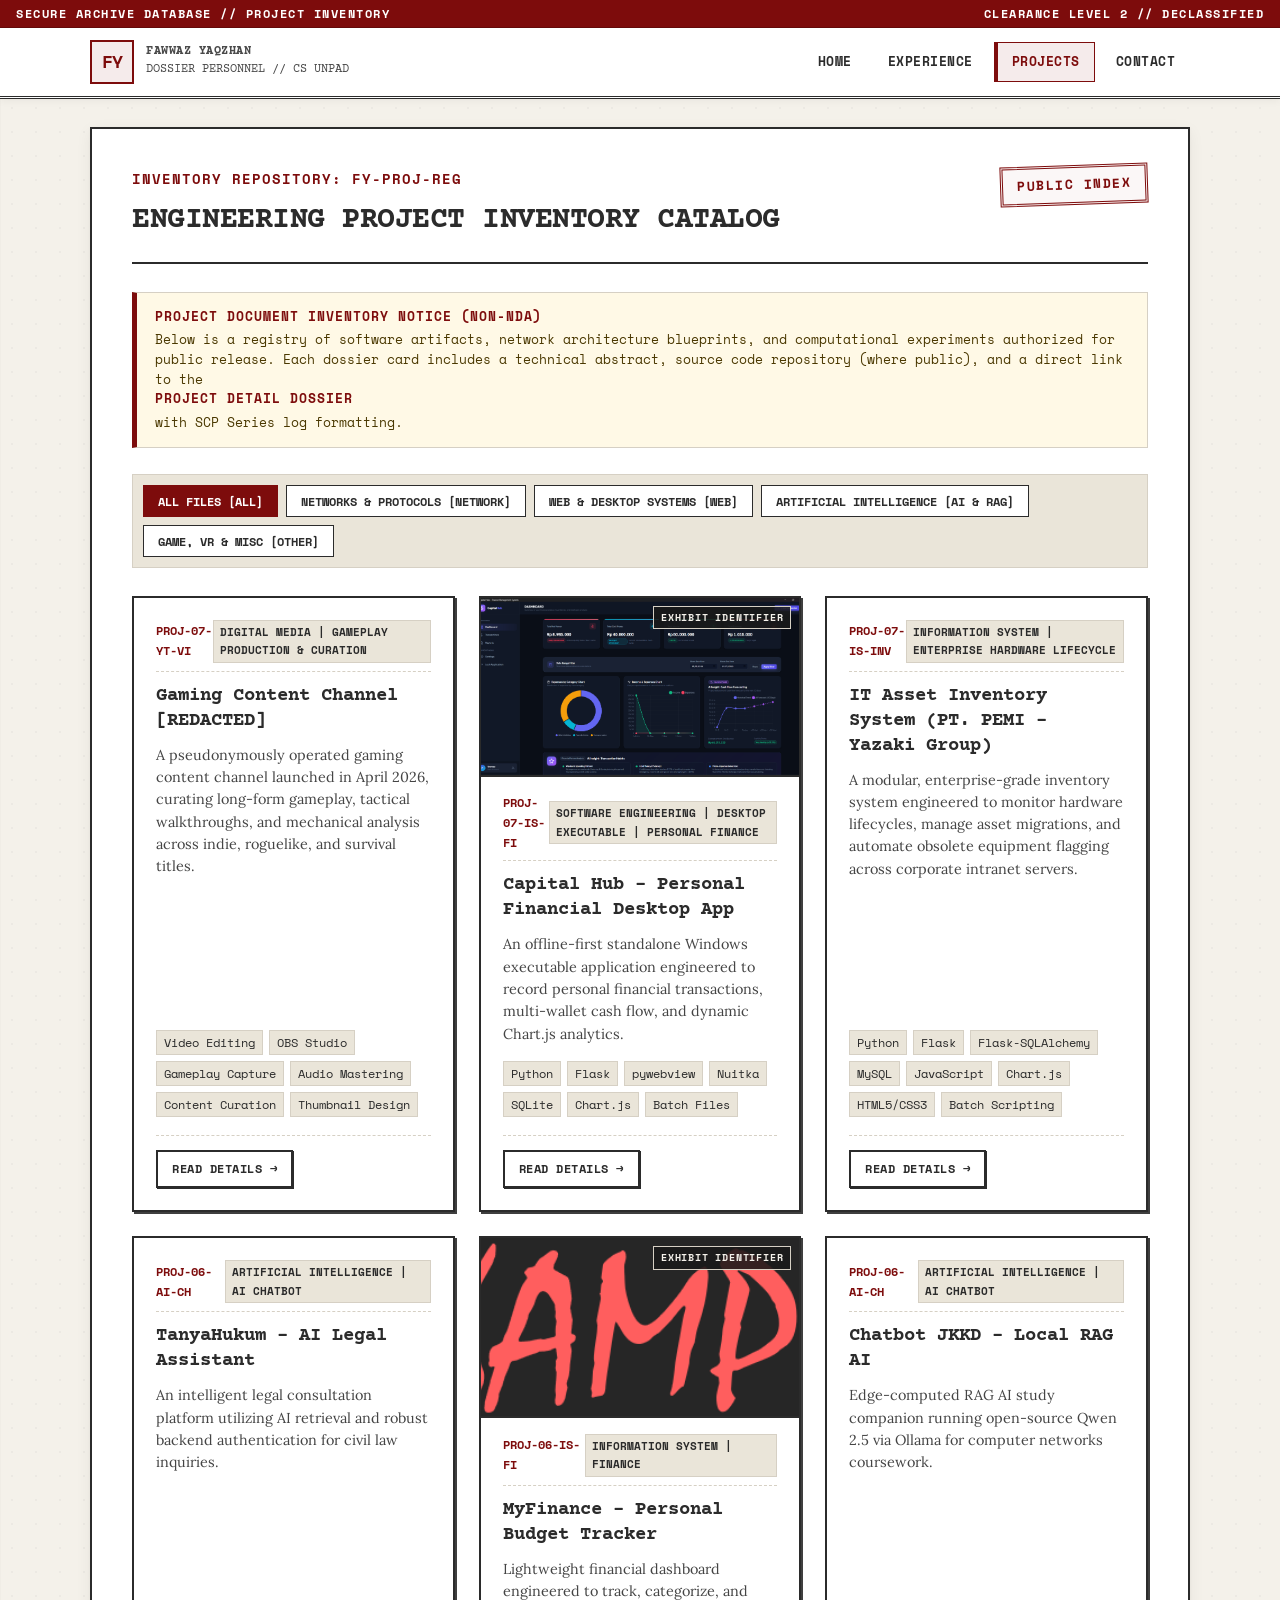
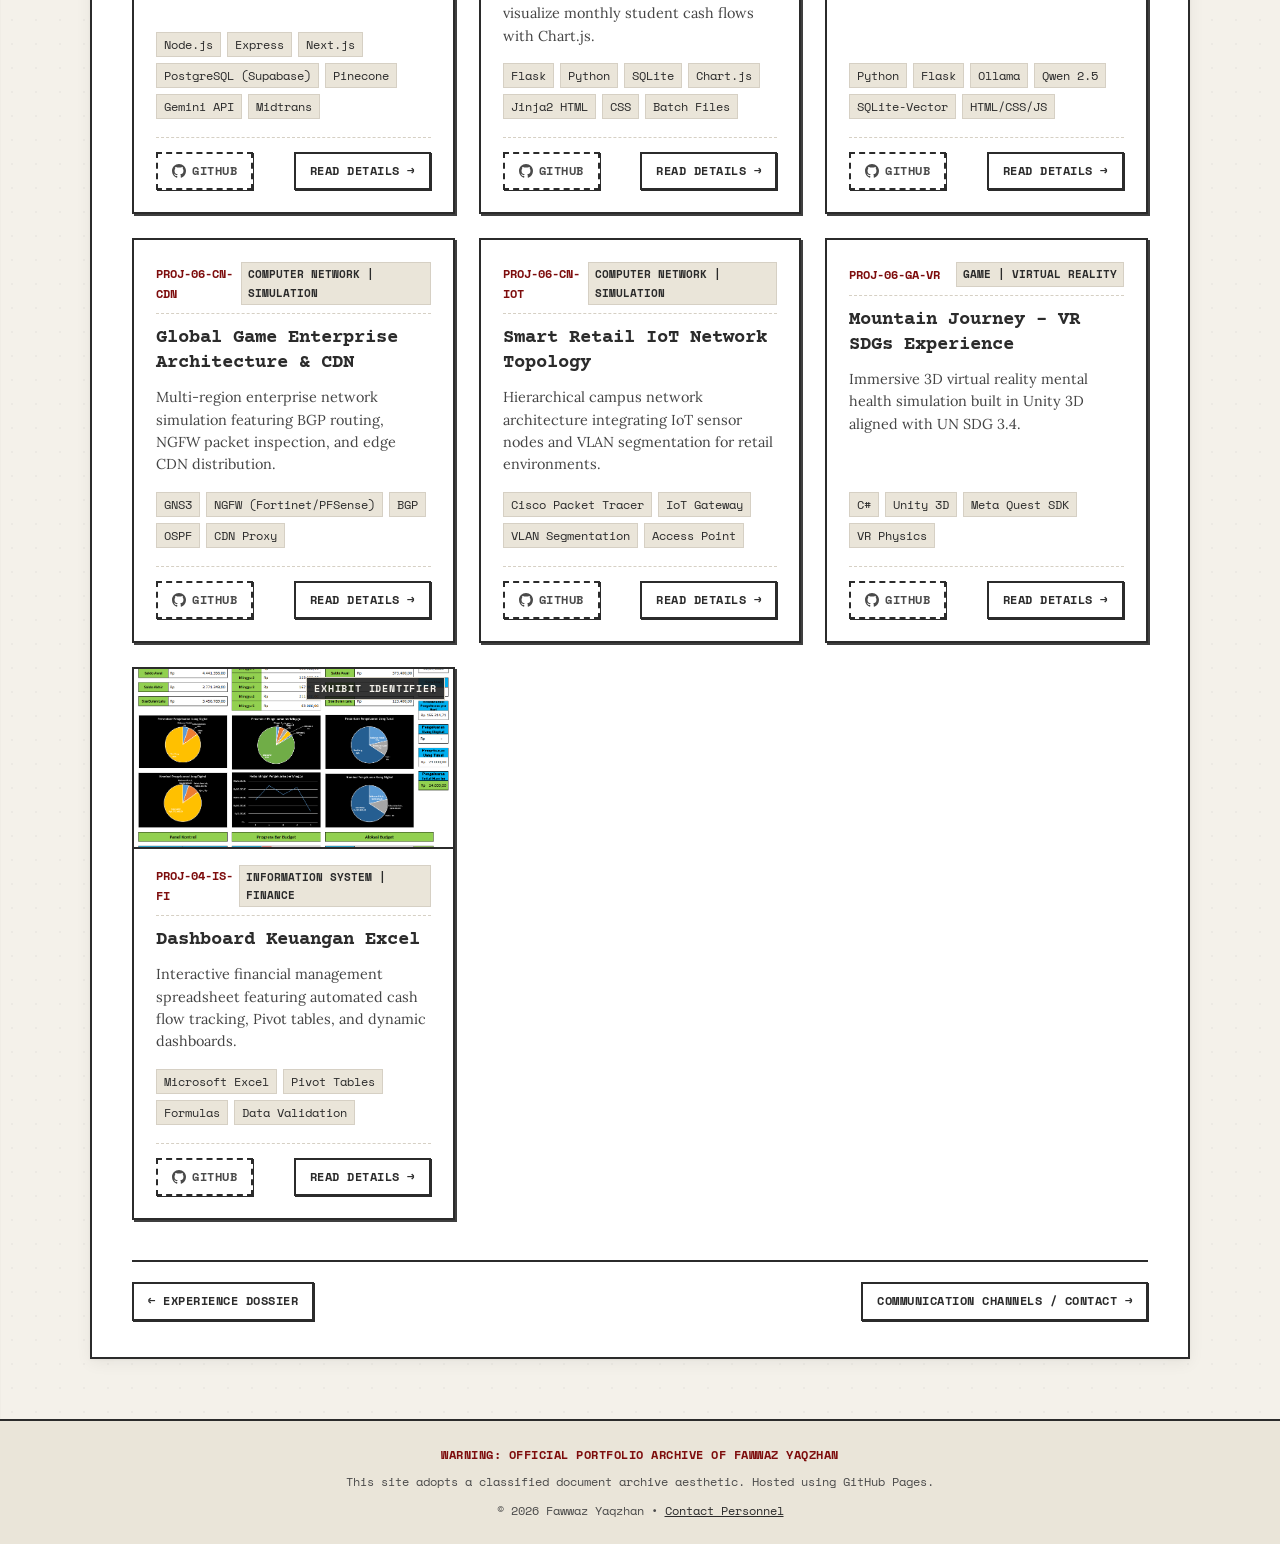
<file: proyek.html>
<!DOCTYPE html>
<html lang="en">
<head>
  <meta charset="UTF-8">
  <meta name="viewport" content="width=device-width, initial-scale=1.0">
  <meta name="description" content="Engineering Project Inventory Catalog covering Computer Networks, Web Applications, and Artificial Intelligence by Fawwaz Yaqzhan. SCP Archive Classification Format.">
  <title>Engineering Project Catalog | Fawwaz Yaqzhan</title>
  <link rel="icon" type="image/svg+xml" href="assets/favicon.svg">
  <link rel="canonical" href="https://230055fawwaz.github.io/proyek.html">

  <!-- Open Graph & Social Meta -->
  <meta property="og:title" content="Engineering Project Catalog | Fawwaz Yaqzhan">
  <meta property="og:description" content="Engineering Project Inventory Catalog covering Computer Networks, Web Applications, and Artificial Intelligence by Fawwaz Yaqzhan.">
  <meta property="og:type" content="website">
  <meta property="og:url" content="https://230055fawwaz.github.io/proyek.html">
  <meta property="og:image" content="https://230055fawwaz.github.io/assets/favicon.svg">
  <meta name="twitter:card" content="summary">
  <meta name="twitter:title" content="Engineering Project Catalog | Fawwaz Yaqzhan">
  <meta name="twitter:description" content="Technical project catalog and declassified development logs by Fawwaz Yaqzhan.">
  <meta name="twitter:image" content="https://230055fawwaz.github.io/assets/favicon.svg">

  <!-- Google Fonts -->
  <link rel="preconnect" href="https://fonts.googleapis.com">
  <link rel="preconnect" href="https://fonts.gstatic.com" crossorigin>
  <link href="https://fonts.googleapis.com/css2?family=Courier+Prime:ital,wght@0,400;0,700;1,400&family=Lora:ital,wght@0,400;0,500;0,600;0,700;1,400&family=Space+Mono:ital,wght@0,400;0,700;1,400&display=swap" rel="stylesheet">

  <link rel="stylesheet" href="assets/css/style.css">
  <!-- Umami Analytics -->
  <script defer src="https://cloud.umami.is/script.js" data-website-id="7ce5e1fc-4701-4766-bbe7-73b18cce6b89"></script>
</head>
<body>

  <!-- Static Top Navbar -->
  <header class="site-header">
    <div class="top-clearance-bar">
      <span>SECURE ARCHIVE DATABASE // PROJECT INVENTORY</span>
      <span>CLEARANCE LEVEL 2 // DECLASSIFIED</span>
    </div>
    <div class="nav-container">
      <a href="index.html" class="brand-dossier">
        <div class="brand-seal">FY</div>
        <div class="brand-text">
          <span class="brand-title">FAWWAZ YAQZHAN</span>
          <span>DOSSIER PERSONNEL // CS UNPAD</span>
        </div>
      </a>

      <button class="nav-toggle" aria-label="Toggle navigation" aria-expanded="false">MENU ☰</button>

      <nav>
        <ul class="nav-menu">
          <li><a href="index.html" class="nav-link">HOME</a></li>
          <li><a href="pengalaman.html" class="nav-link">EXPERIENCE</a></li>
          <li><a href="proyek.html" class="nav-link active">PROJECTS</a></li>
          <li><a href="kontak.html" class="nav-link">CONTACT</a></li>
        </ul>
      </nav>
    </div>
  </header>

  <!-- Main Content -->
  <main class="main-wrapper">
    <div class="dossier-sheet">

      <!-- Header Strip -->
      <div class="dossier-header-strip">
        <div>
          <span class="dossier-item-tag">INVENTORY REPOSITORY: FY-PROJ-REG</span>
          <h1 class="dossier-title">ENGINEERING PROJECT INVENTORY CATALOG</h1>
        </div>
        <div class="stamp-box">
          PUBLIC INDEX
        </div>
      </div>

      <!-- Warning Note -->
      <div class="scp-warning-box">
        <strong>PROJECT DOCUMENT INVENTORY NOTICE (NON-NDA)</strong>
        Below is a registry of software artifacts, network architecture blueprints, and computational experiments authorized for public release. Each dossier card includes a technical abstract, source code repository (where public), and a direct link to the <strong>Project Detail Dossier</strong> with SCP Series log formatting.
      </div>

      <!-- Category Filter Tabs -->
      <div class="filter-bar" role="toolbar" aria-label="Project Classification Category">
        <button class="filter-btn active" data-category="all">ALL FILES [ALL]</button>
        <button class="filter-btn" data-category="network">NETWORKS &amp; PROTOCOLS [NETWORK]</button>
        <button class="filter-btn" data-category="web">WEB &amp; DESKTOP SYSTEMS [WEB]</button>
        <button class="filter-btn" data-category="ai">ARTIFICIAL INTELLIGENCE [AI &amp; RAG]</button>
        <button class="filter-btn" data-category="other">GAME, VR &amp; MISC [OTHER]</button>
      </div>

      <!-- Projects Grid Container (Rendered dynamically via assets/js/main.js) -->
      <div class="cards-grid" id="all-projects-container">
        <!-- Rendered by JS using PROJECTS_DATA -->
      </div>

      <!-- Bottom Navigation Anchor -->
      <div class="dossier-nav-footer">
        <a href="pengalaman.html" class="btn-dossier">&larr; Experience Dossier</a>
        <a href="kontak.html" class="btn-dossier">Communication Channels / Contact &rarr;</a>
      </div>

    </div>
  </main>

  <!-- Archival Footer -->
  <footer class="site-footer">
    <div class="footer-inner">
      <p class="footer-warning">WARNING: OFFICIAL PORTFOLIO ARCHIVE OF FAWWAZ YAQZHAN</p>
      <p>This site adopts a classified document archive aesthetic. Hosted using GitHub Pages.</p>
      <p class="footer-copy">
        &copy; 2026 Fawwaz Yaqzhan &bull; <a href="kontak.html" class="footer-link">Contact Personnel</a>
      </p>
    </div>
  </footer>

  <script src="assets/js/projects-data.js"></script>
  <script src="assets/js/main.js"></script>
</body>
</html>
</file>
<file: assets/css/style.css>
/* ==========================================================================
   SCP ARCHIVE CLASSIFIED THEME - PORTFOLIO DESIGN SYSTEM
   Personnel: Fawwaz Yaqzhan (Clearance Level 2)
   Design: Classic Foundation Dossier / Archival Document
   ========================================================================== */

/* --- CSS Variables & Design Tokens --- */
:root {
  --bg-parchment: #f4f1ea;
  --bg-paper: #ffffff;
  --bg-subtle: #eae5d9;
  --bg-warning: #fff9e6;
  --bg-dark: #1a1a1a;
  
  --scp-crimson: #7d0c0c;
  --scp-crimson-light: #9c1515;
  --scp-crimson-faint: rgba(125, 12, 12, 0.08);
  --scp-gold: #c29b38;
  --scp-slate: #2b2b2b;
  --scp-muted: #4a4a4a;
  --scp-border: #2b2b2b;
  --scp-border-light: #d6d0c4;
  --scp-border-crimson: #7d0c0c;

  --font-mono: 'Space Mono', 'IBM Plex Mono', 'Courier New', monospace;
  --font-serif: 'Lora', 'Georgia', serif;
  --font-typewriter: 'Courier Prime', 'Space Mono', monospace;

  --shadow-paper: 0 4px 15px rgba(0, 0, 0, 0.06), 0 1px 3px rgba(0, 0, 0, 0.04);
  --shadow-card: 2px 2px 0px rgba(43, 43, 43, 0.9);
  --shadow-card-hover: 4px 4px 0px rgba(125, 12, 12, 0.9);
}

/* --- Base Resets --- */
*, *::before, *::after {
  box-sizing: border-box;
  margin: 0;
  padding: 0;
}

html {
  scroll-behavior: smooth;
  font-size: 16px;
}

body {
  background-color: var(--bg-parchment);
  color: var(--scp-slate);
  font-family: var(--font-serif);
  line-height: 1.65;
  min-height: 100vh;
  position: relative;
  background-image: 
    radial-gradient(rgba(0, 0, 0, 0.03) 1px, transparent 0),
    linear-gradient(to right, rgba(0, 0, 0, 0.015) 1px, transparent 1px);
  background-size: 24px 24px, 100% 24px;
}

/* --- Static Top Navbar (Statis di tempat, tidak bergerak) --- */
.site-header {
  position: static; /* Statis di tempat sesuai requirement rencana_web.md */
  background-color: var(--bg-paper);
  border-bottom: 3px double var(--scp-border);
  box-shadow: 0 2px 8px rgba(0,0,0,0.05);
  width: 100%;
}

.top-clearance-bar {
  background-color: var(--scp-crimson);
  color: #ffffff;
  padding: 4px 16px;
  font-family: var(--font-mono);
  font-size: 0.72rem;
  font-weight: 700;
  letter-spacing: 1.5px;
  text-transform: uppercase;
  display: flex;
  justify-content: space-between;
  align-items: center;
  border-bottom: 1px solid rgba(0,0,0,0.2);
}

.nav-container {
  max-width: 1140px;
  margin: 0 auto;
  padding: 12px 20px;
  display: flex;
  justify-content: space-between;
  align-items: center;
  flex-wrap: wrap;
  gap: 12px;
}

.brand-dossier {
  text-decoration: none;
  color: var(--scp-slate);
  display: flex;
  align-items: center;
  gap: 12px;
}

.brand-seal {
  width: 44px;
  height: 44px;
  border: 2px solid var(--scp-crimson);
  background-color: var(--scp-crimson-faint);
  display: flex;
  align-items: center;
  justify-content: center;
  font-family: var(--font-mono);
  font-weight: 700;
  font-size: 1.1rem;
  color: var(--scp-crimson);
  letter-spacing: -1px;
}

.brand-title,
.brand-text h1 {
  font-family: var(--font-mono);
  font-size: 1.15rem;
  font-weight: 700;
  letter-spacing: 0.5px;
  text-transform: uppercase;
  color: var(--scp-slate);
  margin: 0;
  line-height: 1.2;
  display: block;
}

.brand-text span {
  font-family: var(--font-typewriter);
  font-size: 0.78rem;
  color: var(--scp-muted);
  display: block;
}

.nav-menu {
  display: flex;
  list-style: none;
  gap: 6px;
}

.nav-link {
  display: block;
  padding: 8px 14px;
  text-decoration: none;
  font-family: var(--font-mono);
  font-size: 0.82rem;
  font-weight: 600;
  color: var(--scp-slate);
  text-transform: uppercase;
  letter-spacing: 0.5px;
  border: 1px solid transparent;
  transition: all 0.2s ease;
}

.nav-link:hover,
.nav-link.active {
  background-color: var(--scp-crimson-faint);
  border-color: var(--scp-crimson);
  color: var(--scp-crimson);
}

.nav-link.active {
  border-left-width: 4px;
  font-weight: 700;
}

/* --- Layout Container --- */
.main-wrapper {
  max-width: 1140px;
  margin: 28px auto 60px;
  padding: 0 20px;
}

/* --- Archival Document Sheet --- */
.dossier-sheet {
  background: var(--bg-paper);
  border: 2px solid var(--scp-border);
  box-shadow: var(--shadow-paper);
  padding: 36px 40px;
  position: relative;
  margin-bottom: 30px;
}

/* Top Sheet Metadata Header */
.dossier-header-strip {
  border-bottom: 2px solid var(--scp-border);
  padding-bottom: 16px;
  margin-bottom: 28px;
  display: flex;
  justify-content: space-between;
  align-items: flex-start;
  flex-wrap: wrap;
  gap: 16px;
}

.dossier-item-tag {
  font-family: var(--font-mono);
  font-size: 0.85rem;
  font-weight: 700;
  color: var(--scp-crimson);
  text-transform: uppercase;
  letter-spacing: 1px;
}

.dossier-title {
  font-family: var(--font-typewriter);
  font-size: 1.9rem;
  font-weight: 700;
  color: var(--scp-slate);
  margin-top: 4px;
  letter-spacing: -0.5px;
}

.stamp-box {
  display: inline-block;
  border: 3px double var(--scp-crimson);
  color: var(--scp-crimson);
  font-family: var(--font-mono);
  font-weight: 700;
  font-size: 0.82rem;
  text-transform: uppercase;
  padding: 6px 14px;
  letter-spacing: 1.5px;
  transform: rotate(-2deg);
  background-color: rgba(125, 12, 12, 0.03);
}

.stamp-green {
  border-color: #1b6329;
  color: #1b6329;
  background-color: rgba(27, 99, 41, 0.04);
}

/* --- Warning & Security Banners --- */
.scp-warning-box {
  background-color: var(--bg-warning);
  border-left: 5px solid var(--scp-crimson);
  border-top: 1px solid var(--scp-border-light);
  border-right: 1px solid var(--scp-border-light);
  border-bottom: 1px solid var(--scp-border-light);
  padding: 14px 18px;
  margin-bottom: 26px;
  font-family: var(--font-mono);
  font-size: 0.82rem;
  color: #4a3800;
  line-height: 1.5;
}

.scp-warning-box strong {
  color: var(--scp-crimson);
  display: block;
  margin-bottom: 4px;
  text-transform: uppercase;
  letter-spacing: 1px;
}

/* --- Redacted Text Effect --- */
.redacted {
  background-color: #1a1a1a;
  color: #1a1a1a;
  padding: 1px 4px;
  user-select: none;
  cursor: pointer;
  transition: all 0.25s ease;
  font-family: var(--font-mono);
  display: inline-block;
  border-radius: 2px;
}

.redacted:hover,
.redacted.revealed {
  background-color: rgba(125, 12, 12, 0.12);
  color: var(--scp-crimson);
  outline: 1px dashed var(--scp-crimson);
}

.redacted:focus-visible {
  outline: 2px solid var(--scp-crimson);
  outline-offset: 2px;
}

/* --- Hero Section (Dossier Personnel) --- */
.personnel-grid {
  display: grid;
  grid-template-columns: 2fr 1fr;
  gap: 30px;
  margin-bottom: 30px;
}

.personnel-info-table {
  width: 100%;
  border-collapse: collapse;
  margin: 18px 0;
  font-size: 0.92rem;
}

.personnel-info-table th,
.personnel-info-table td {
  padding: 8px 12px;
  border: 1px solid var(--scp-border-light);
  text-align: left;
}

.personnel-info-table th {
  background-color: var(--bg-subtle);
  font-family: var(--font-mono);
  font-size: 0.8rem;
  font-weight: 700;
  color: var(--scp-slate);
  width: 32%;
  text-transform: uppercase;
  letter-spacing: 0.5px;
}

.personnel-info-table td {
  font-family: var(--font-serif);
}

.id-photo-frame {
  border: 2px solid var(--scp-border);
  background-color: var(--bg-subtle);
  padding: 12px;
  text-align: center;
  box-shadow: var(--shadow-card);
}

.id-photo-placeholder {
  width: 100%;
  height: 220px;
  background: linear-gradient(135deg, #e4ded0 25%, #d8d0bf 100%);
  border: 1px dashed var(--scp-slate);
  display: flex;
  flex-direction: column;
  align-items: center;
  justify-content: center;
  gap: 8px;
  color: var(--scp-muted);
  font-family: var(--font-mono);
  font-size: 0.8rem;
}

.id-photo-placeholder svg {
  width: 52px;
  height: 52px;
  fill: var(--scp-muted);
}

.photo-caption {
  font-family: var(--font-typewriter);
  font-size: 0.75rem;
  color: var(--scp-muted);
  margin-top: 8px;
  text-transform: uppercase;
  letter-spacing: 0.5px;
}

/* --- Section Dividers & Headers --- */
.section-anchor-header {
  border-top: 2px solid var(--scp-border);
  border-bottom: 1px solid var(--scp-border-light);
  padding: 10px 0;
  margin: 36px 0 20px;
  display: flex;
  justify-content: space-between;
  align-items: baseline;
  flex-wrap: wrap;
  gap: 10px;
}

.section-anchor-header h2 {
  font-family: var(--font-mono);
  font-size: 1.25rem;
  text-transform: uppercase;
  color: var(--scp-crimson);
  letter-spacing: 0.8px;
}

.section-hyperlink {
  font-family: var(--font-mono);
  font-size: 0.82rem;
  font-weight: 700;
  color: var(--scp-slate);
  text-decoration: underline;
  text-underline-offset: 3px;
  text-transform: uppercase;
  letter-spacing: 0.5px;
  transition: color 0.2s ease;
}

.section-hyperlink:hover {
  color: var(--scp-crimson);
}

/* --- Dossier Cards (Projects & Overview) --- */
.cards-grid {
  display: grid;
  grid-template-columns: repeat(auto-fill, minmax(280px, 1fr));
  gap: 24px;
  margin-top: 20px;
}

.dossier-card {
  background-color: var(--bg-paper);
  border: 2px solid var(--scp-border);
  padding: 22px;
  position: relative;
  display: flex;
  flex-direction: column;
  justify-content: space-between;
  box-shadow: var(--shadow-card);
  transition: all 0.2s ease;
}

.dossier-card:hover {
  transform: translate(-2px, -2px);
  box-shadow: var(--shadow-card-hover);
  border-color: var(--scp-crimson);
}

/* Card Thumbnail Image (Card Preview) */
.card-thumbnail-wrap {
  margin: -22px -22px 16px -22px;
  position: relative;
  overflow: hidden;
  background-color: #1a1a1a;
  border-bottom: 2px solid var(--scp-border);
  aspect-ratio: 16 / 9;
}

.card-thumbnail-img {
  width: 100%;
  height: 100%;
  object-fit: cover;
  display: block;
  transition: transform 0.3s ease, filter 0.3s ease;
}

.dossier-card:hover .card-thumbnail-img {
  transform: scale(1.04);
}

.card-thumbnail-tag {
  position: absolute;
  top: 8px;
  right: 8px;
  background-color: rgba(26, 26, 26, 0.88);
  color: #f4f1ea;
  border: 1px solid var(--scp-border-light);
  font-family: var(--font-mono);
  font-size: 0.65rem;
  font-weight: 700;
  letter-spacing: 0.8px;
  padding: 2px 7px;
  text-transform: uppercase;
  pointer-events: none;
}

.card-body {
  display: flex;
  flex-direction: column;
  flex-grow: 1;
}

.card-meta-bar {
  display: flex;
  justify-content: space-between;
  align-items: center;
  border-bottom: 1px dashed var(--scp-border-light);
  padding-bottom: 8px;
  margin-bottom: 12px;
  font-family: var(--font-mono);
  font-size: 0.75rem;
}

.card-item-code {
  font-weight: 700;
  color: var(--scp-crimson);
}

.card-class-badge {
  background-color: var(--bg-subtle);
  border: 1px solid var(--scp-border-light);
  padding: 2px 6px;
  font-size: 0.7rem;
  font-weight: 600;
  text-transform: uppercase;
}

.card-title {
  font-family: var(--font-typewriter);
  font-size: 1.2rem;
  color: var(--scp-slate);
  margin-bottom: 10px;
  line-height: 1.3;
}

.card-desc {
  font-size: 0.9rem;
  color: #444;
  margin-bottom: 16px;
  line-height: 1.55;
  flex-grow: 1;
}

.tag-list {
  display: flex;
  flex-wrap: wrap;
  gap: 6px;
  margin-bottom: 18px;
}

.tech-tag {
  background-color: var(--bg-subtle);
  color: var(--scp-slate);
  font-family: var(--font-mono);
  font-size: 0.72rem;
  padding: 2px 7px;
  border: 1px solid var(--scp-border-light);
}

.card-action-bar {
  border-top: 1px dashed var(--scp-border-light);
  padding-top: 14px;
  display: flex;
  justify-content: space-between;
  align-items: center;
  gap: 10px;
}

/* --- Archival Buttons --- */
.btn-dossier {
  display: inline-flex;
  align-items: center;
  justify-content: center;
  gap: 6px;
  font-family: var(--font-mono);
  font-size: 0.78rem;
  font-weight: 700;
  text-transform: uppercase;
  letter-spacing: 0.5px;
  padding: 7px 14px;
  text-decoration: none;
  cursor: pointer;
  border: 2px solid var(--scp-border);
  background-color: var(--bg-paper);
  color: var(--scp-slate);
  transition: all 0.15s ease;
  box-shadow: 1px 1px 0px var(--scp-border);
}

.btn-dossier:hover {
  background-color: var(--scp-crimson);
  color: #ffffff;
  border-color: var(--scp-crimson);
  box-shadow: 2px 2px 0px rgba(0,0,0,0.8);
}

.btn-dossier-secondary {
  border-style: dashed;
  background-color: transparent;
  color: var(--scp-muted);
}

.btn-dossier-secondary:hover {
  background-color: var(--scp-slate);
  color: #ffffff;
  border-color: var(--scp-slate);
}

/* --- Timeline / Experience Entries --- */
.timeline-block {
  border-left: 2px solid var(--scp-border);
  margin: 24px 0 24px 14px;
  padding-left: 22px;
  position: relative;
}

.timeline-entry {
  position: relative;
  margin-bottom: 32px;
}

.timeline-entry::before {
  content: "";
  position: absolute;
  left: -29px;
  top: 4px;
  width: 12px;
  height: 12px;
  background-color: var(--bg-paper);
  border: 2px solid var(--scp-crimson);
}

.timeline-header {
  display: flex;
  justify-content: space-between;
  align-items: baseline;
  flex-wrap: wrap;
  gap: 8px;
  margin-bottom: 6px;
}

.timeline-role {
  font-family: var(--font-typewriter);
  font-size: 1.15rem;
  font-weight: 700;
  color: var(--scp-slate);
}

.timeline-period {
  font-family: var(--font-mono);
  font-size: 0.78rem;
  color: var(--scp-crimson);
  font-weight: 600;
}

.timeline-org {
  font-family: var(--font-mono);
  font-size: 0.85rem;
  color: var(--scp-muted);
  margin-bottom: 12px;
  text-transform: uppercase;
}

.timeline-list {
  padding-left: 18px;
  font-size: 0.92rem;
  color: #333;
}

.timeline-list li {
  margin-bottom: 8px;
}

.timeline-desc {
  font-size: 0.9rem;
  color: var(--scp-muted);
}

.timeline-meta {
  font-size: 0.88rem;
  color: var(--scp-muted);
  margin-bottom: 10px;
}

.timeline-more-info {
  font-size: 0.9rem;
  margin-top: 10px;
}

/* --- Section Headings & Text Classes --- */
.dossier-section {
  margin-bottom: 40px;
}

.dossier-column-title {
  font-family: var(--font-mono);
  font-size: 1.15rem;
  color: var(--scp-crimson);
  margin-bottom: 16px;
  text-transform: uppercase;
}

.section-dossier-title {
  font-family: var(--font-mono);
  font-size: 1.25rem;
  color: var(--scp-crimson);
  border-bottom: 2px solid var(--scp-border);
  padding-bottom: 8px;
  margin-bottom: 20px;
}

.subsection-title {
  font-family: var(--font-mono);
  font-size: 1rem;
  color: var(--scp-slate);
  margin-bottom: 14px;
  text-transform: uppercase;
}

.section-intro {
  margin-bottom: 16px;
  font-size: 0.95rem;
}

.lead-text {
  margin-bottom: 14px;
}

.photo-archive-tag {
  font-size: 0.68rem;
  color: var(--scp-crimson);
}

/* --- Education Card --- */
.edu-card {
  background-color: var(--bg-paper);
  border: 1px solid var(--scp-border);
  padding: 18px;
  margin-bottom: 24px;
  box-shadow: var(--shadow-card);
}

.edu-header {
  display: flex;
  justify-content: space-between;
  align-items: baseline;
  flex-wrap: wrap;
  gap: 8px;
}

.edu-institution {
  font-family: var(--font-typewriter);
  font-size: 1.15rem;
  color: var(--scp-slate);
}

.edu-period {
  font-family: var(--font-mono);
  font-size: 0.8rem;
  color: var(--scp-crimson);
  font-weight: 700;
}

.edu-degree {
  font-family: var(--font-mono);
  font-size: 0.88rem;
  color: var(--scp-muted);
  margin-top: 4px;
}

.edu-detail {
  font-size: 0.9rem;
  margin-top: 8px;
}

/* --- Certifications Grid --- */
.cert-grid {
  display: grid;
  grid-template-columns: repeat(auto-fit, minmax(260px, 1fr));
  gap: 16px;
}

.cert-card {
  border: 1px solid var(--scp-border);
  padding: 14px;
  background-color: #faf8f5;
  transition: transform 0.15s ease, box-shadow 0.15s ease;
}

.cert-card:hover {
  transform: translateY(-2px);
  box-shadow: var(--shadow-card);
}

.cert-issuer {
  font-family: var(--font-mono);
  font-size: 0.72rem;
  color: var(--scp-crimson);
  font-weight: 700;
}

.cert-title {
  font-family: var(--font-typewriter);
  font-weight: 700;
  margin: 4px 0;
  color: var(--scp-slate);
}

.cert-meta {
  font-size: 0.78rem;
  color: var(--scp-muted);
}

/* --- Navigation & Callout Footers --- */
.dossier-nav-footer {
  margin-top: 40px;
  padding-top: 20px;
  border-top: 2px solid var(--scp-border);
  display: flex;
  justify-content: space-between;
  flex-wrap: wrap;
  gap: 14px;
}

.archive-callout {
  text-align: center;
  margin-top: 30px;
  padding: 18px;
  background-color: var(--bg-subtle);
  border: 1px dashed var(--scp-border);
}

.archive-callout-text {
  font-family: var(--font-mono);
  font-size: 0.85rem;
  text-transform: uppercase;
}

.archive-callout-btn {
  margin-top: 10px;
}

.detail-loading-box {
  text-align: center;
  padding: 40px;
  font-family: var(--font-mono);
  color: var(--scp-muted);
}

.detail-section-title {
  font-family: var(--font-mono);
  font-size: 1.25rem;
  color: var(--scp-crimson);
  margin: 28px 0 12px;
}

.detail-list {
  padding-left: 20px;
  margin-bottom: 24px;
}

.grid-full-width {
  grid-column: 1 / -1;
}

.terminal-feedback-text {
  margin-top: 8px;
  font-size: 0.72rem;
  color: #9ca3af;
}

.text-terminal-success {
  color: #39ff14;
}

.text-terminal-danger {
  color: #f87171;
}

.btn-align-right {
  margin-left: auto;
}

/* --- Filter Bar (Projects Page) --- */
.filter-bar {
  display: flex;
  flex-wrap: wrap;
  gap: 8px;
  margin: 20px 0 28px;
  padding: 10px;
  background-color: var(--bg-subtle);
  border: 1px solid var(--scp-border-light);
}

.filter-btn {
  background: var(--bg-paper);
  border: 1px solid var(--scp-border);
  padding: 6px 14px;
  font-family: var(--font-mono);
  font-size: 0.76rem;
  font-weight: 600;
  text-transform: uppercase;
  color: var(--scp-slate);
  cursor: pointer;
  transition: all 0.15s ease;
}

.filter-btn:hover,
.filter-btn.active {
  background-color: var(--scp-crimson);
  color: #ffffff;
  border-color: var(--scp-crimson);
}

/* --- Project Detail Dossier Specifics --- */
.scp-dossier-specbox {
  border: 2px solid var(--scp-border);
  background-color: #faf8f5;
  padding: 20px;
  margin: 24px 0;
}

.spec-row {
  display: grid;
  grid-template-columns: 200px 1fr;
  padding: 8px 0;
  border-bottom: 1px dashed var(--scp-border-light);
  font-size: 0.9rem;
}

.spec-row:last-child {
  border-bottom: none;
}

.spec-label {
  font-family: var(--font-mono);
  font-weight: 700;
  color: var(--scp-crimson);
  text-transform: uppercase;
  font-size: 0.8rem;
  letter-spacing: 0.5px;
}

.spec-value {
  font-family: var(--font-serif);
  color: var(--scp-slate);
}


.addendum-log-list {
  font-family: var(--font-typewriter);
  font-size: 0.88rem;
  line-height: 1.65;
  color: var(--scp-text);
}

.addendum-log-list li {
  margin-bottom: 8px;
}

.log-tag {
  font-family: var(--font-mono);
  font-weight: 700;
  color: var(--scp-crimson);
  font-size: 0.82rem;
  letter-spacing: 0.5px;
}

.addendum-box {
  background-color: var(--bg-paper);
  border: 1px solid var(--scp-border);
  border-left: 4px solid var(--scp-slate);
  padding: 16px 20px;
  margin: 18px 0;
  font-family: var(--font-typewriter);
  font-size: 0.88rem;
  line-height: 1.6;
  white-space: pre-line;
}

/* --- Visual Exhibits & Interface Screenshots (proyek-detail.html) --- */
.dossier-exhibits-grid {
  display: grid;
  grid-template-columns: repeat(auto-fit, minmax(280px, 1fr));
  gap: 20px;
  margin: 18px 0 32px;
}

.dossier-exhibit-card {
  background: var(--bg-paper);
  border: 2px solid var(--scp-border);
  padding: 10px;
  box-shadow: var(--shadow-card);
  transition: all 0.2s ease;
  cursor: pointer;
  display: flex;
  flex-direction: column;
  position: relative;
}

.dossier-exhibit-card:hover,
.dossier-exhibit-card:focus-visible {
  transform: translate(-2px, -2px);
  box-shadow: var(--shadow-card-hover);
  border-color: var(--scp-crimson);
  outline: none;
}

.exhibit-img-frame {
  position: relative;
  overflow: hidden;
  background-color: #1a1a1a;
  border: 1px solid var(--scp-border-light);
  aspect-ratio: 16 / 10;
  display: flex;
  align-items: center;
  justify-content: center;
}

.exhibit-screenshot-img {
  width: 100%;
  height: 100%;
  object-fit: cover;
  display: block;
  transition: transform 0.3s ease;
}

.dossier-exhibit-card:hover .exhibit-screenshot-img {
  transform: scale(1.03);
}

.exhibit-stamp-watermark {
  position: absolute;
  top: 8px;
  left: 8px;
  background-color: var(--scp-crimson);
  color: #ffffff;
  font-family: var(--font-mono);
  font-size: 0.65rem;
  font-weight: 700;
  letter-spacing: 1px;
  padding: 2px 6px;
  z-index: 2;
  pointer-events: none;
}

.exhibit-hover-hint {
  position: absolute;
  inset: 0;
  background: rgba(0, 0, 0, 0.45);
  display: flex;
  align-items: center;
  justify-content: center;
  opacity: 0;
  transition: opacity 0.2s ease;
  z-index: 3;
}

.dossier-exhibit-card:hover .exhibit-hover-hint,
.dossier-exhibit-card:focus-visible .exhibit-hover-hint {
  opacity: 1;
}

.hint-badge {
  background-color: var(--bg-paper);
  color: var(--scp-slate);
  font-family: var(--font-mono);
  font-size: 0.72rem;
  font-weight: 700;
  letter-spacing: 0.5px;
  padding: 6px 12px;
  border: 1px solid var(--scp-border);
  box-shadow: 2px 2px 0px rgba(0, 0, 0, 0.8);
}

.exhibit-caption {
  margin-top: 10px;
  padding-top: 8px;
  border-top: 1px dashed var(--scp-border-light);
  font-family: var(--font-mono);
  font-size: 0.78rem;
  line-height: 1.45;
  display: flex;
  flex-direction: column;
  gap: 3px;
}

.exhibit-tag {
  color: var(--scp-crimson);
  font-weight: 700;
  letter-spacing: 0.5px;
}

.exhibit-text {
  color: var(--scp-muted);
}

/* --- Native Dialog Lightbox Modal for High-Res Exhibits --- */
.dossier-lightbox-modal {
  border: 3px double var(--scp-border);
  background: var(--bg-paper);
  color: var(--scp-slate);
  box-shadow: 0 10px 40px rgba(0, 0, 0, 0.6);
  max-width: 92vw;
  max-height: 92vh;
  margin: auto;
  padding: 0;
  overflow: hidden;
}

.dossier-lightbox-modal::backdrop {
  background: rgba(18, 18, 18, 0.85);
  backdrop-filter: blur(4px);
}

.lightbox-container {
  display: flex;
  flex-direction: column;
  max-height: 92vh;
  background: var(--bg-paper);
}

.lightbox-header {
  background-color: var(--scp-crimson);
  color: #ffffff;
  padding: 8px 16px;
  display: flex;
  justify-content: space-between;
  align-items: center;
  font-family: var(--font-mono);
  font-size: 0.75rem;
  font-weight: 700;
  letter-spacing: 1px;
}

.lightbox-close {
  background: rgba(0, 0, 0, 0.3);
  border: 1px solid rgba(255, 255, 255, 0.4);
  color: #ffffff;
  font-family: var(--font-mono);
  font-size: 0.75rem;
  font-weight: 700;
  padding: 4px 10px;
  cursor: pointer;
  transition: all 0.15s ease;
}

.lightbox-close:hover {
  background: #ffffff;
  color: var(--scp-crimson);
  border-color: #ffffff;
}

.lightbox-body {
  padding: 12px;
  background-color: #111111;
  display: flex;
  align-items: center;
  justify-content: center;
  overflow: auto;
  max-height: calc(92vh - 110px);
}

.lightbox-img {
  max-width: 100%;
  max-height: calc(92vh - 130px);
  object-fit: contain;
  display: block;
  border: 1px solid #333333;
}

.lightbox-footer {
  padding: 12px 18px;
  background-color: var(--bg-paper);
  border-top: 1px solid var(--scp-border-light);
  font-family: var(--font-mono);
  font-size: 0.82rem;
  color: var(--scp-slate);
}

/* --- Contact & Terminal Node --- */
.contact-grid {
  display: grid;
  grid-template-columns: 1fr 1fr;
  gap: 30px;
  margin-top: 24px;
}

/* --- Contact Direct Channels --- */
.contact-channel-card {
  border: 1px solid var(--scp-border);
  background-color: var(--bg-paper);
  padding: 18px;
  box-shadow: var(--shadow-card);
  margin-bottom: 18px;
  transition: transform 0.15s ease, box-shadow 0.15s ease;
}

.contact-channel-card:hover {
  transform: translateY(-2px);
  box-shadow: var(--shadow-card-hover);
}

.channel-tag {
  font-family: var(--font-mono);
  font-size: 0.72rem;
  color: var(--scp-crimson);
  font-weight: 700;
}

.channel-address {
  margin: 6px 0;
  font-family: var(--font-typewriter);
  font-size: 1rem;
  font-weight: 700;
}

.channel-address a {
  color: var(--scp-slate);
  font-size: 0.95rem;
}

.channel-desc {
  font-size: 0.8rem;
  color: var(--scp-muted);
}

.operational-base-box {
  border: 1px dashed var(--scp-border);
  padding: 12px;
  font-family: var(--font-mono);
  font-size: 0.78rem;
  background-color: var(--bg-subtle);
}

.terminal-node {
  background-color: #1a1a1a;
  color: #d1d5db;
  padding: 24px;
  border: 2px solid var(--scp-border);
  font-family: var(--font-mono);
  font-size: 0.85rem;
  box-shadow: var(--shadow-card);
}

.terminal-node h3 {
  color: #39ff14;
  font-size: 0.95rem;
  margin-bottom: 16px;
  text-transform: uppercase;
  letter-spacing: 1px;
}

.terminal-subtitle {
  font-size: 0.75rem;
  color: #9ca3af;
  margin-bottom: 16px;
}

.terminal-node .form-group label {
  color: #9ca3af;
}

.terminal-btn-submit {
  width: 100%;
  background-color: #39ff14;
  color: #000000;
  font-weight: 700;
  border-color: #39ff14;
  cursor: pointer;
  box-shadow: 0 0 10px rgba(57, 255, 20, 0.2);
}

.terminal-btn-submit:hover {
  background-color: #2ec910;
  border-color: #2ec910;
  color: #000000;
  box-shadow: 0 0 14px rgba(57, 255, 20, 0.4);
}

.terminal-log-box {
  margin-top: 16px;
  padding: 14px;
  background-color: #0d0d0d;
  border: 1px solid #39ff14;
  color: #39ff14;
  font-family: var(--font-mono);
  font-size: 0.8rem;
  line-height: 1.6;
  border-radius: 2px;
}

.terminal-actions-group {
  display: flex;
  flex-wrap: wrap;
  gap: 10px;
  margin-top: 12px;
  padding-top: 10px;
  border-top: 1px dashed rgba(57, 255, 20, 0.4);
}

.terminal-action-btn {
  background-color: #39ff14;
  color: #000000;
  font-family: var(--font-mono);
  font-size: 0.76rem;
  font-weight: 700;
  padding: 7px 12px;
  text-decoration: none;
  display: inline-flex;
  align-items: center;
  gap: 6px;
  border: 1px solid #39ff14;
  cursor: pointer;
  transition: all 0.2s ease;
  border-radius: 2px;
}

.terminal-action-btn:hover {
  background-color: #2ec910;
  border-color: #2ec910;
  color: #000000;
}

.terminal-action-btn-outline {
  background-color: transparent;
  color: #39ff14;
  border: 1px solid #39ff14;
}

.terminal-action-btn-outline:hover {
  background-color: rgba(57, 255, 20, 0.15);
  color: #39ff14;
}

.text-terminal-success {
  color: #39ff14;
  font-weight: 700;
}

.text-terminal-danger {
  color: #f87171;
  font-weight: 700;
}

.text-terminal-warning {
  color: #fbbf24;
  font-weight: 700;
}

.btn-align-right {
  margin-left: auto;
}

.terminal-feedback-text {
  margin-top: 10px;
  font-size: 0.75rem;
  color: #9ca3af;
  line-height: 1.5;
}

.channel-actions-row {
  display: flex;
  gap: 8px;
  margin-top: 10px;
  flex-wrap: wrap;
}

.channel-btn-mini {
  font-family: var(--font-mono);
  font-size: 0.72rem;
  background: var(--bg-subtle);
  border: 1px solid var(--scp-border);
  padding: 4px 10px;
  color: var(--scp-slate);
  cursor: pointer;
  text-decoration: none;
  display: inline-flex;
  align-items: center;
  gap: 4px;
  transition: all 0.15s ease;
}

.channel-btn-mini:hover {
  background: var(--scp-crimson);
  color: #ffffff;
  border-color: var(--scp-crimson);
}

.form-group {
  margin-bottom: 16px;
}

.form-group label {
  display: block;
  font-family: var(--font-mono);
  font-size: 0.78rem;
  font-weight: 600;
  text-transform: uppercase;
  margin-bottom: 6px;
}

.form-control {
  width: 100%;
  padding: 10px 12px;
  font-family: var(--font-mono);
  font-size: 0.85rem;
  border: 1px solid var(--scp-border);
  background-color: var(--bg-paper);
  color: var(--scp-slate);
}

.form-control:focus {
  outline: none;
  border-color: var(--scp-crimson);
  box-shadow: 0 0 0 2px var(--scp-crimson-faint);
}

/* --- Footer --- */
.site-footer {
  background-color: var(--bg-subtle);
  border-top: 2px solid var(--scp-border);
  padding: 24px 20px;
  text-align: center;
  font-family: var(--font-mono);
  font-size: 0.78rem;
  color: var(--scp-muted);
}

.footer-inner {
  max-width: 1140px;
  margin: 0 auto;
}

.footer-warning {
  color: var(--scp-crimson);
  font-weight: 700;
  margin-bottom: 6px;
  letter-spacing: 0.5px;
}

.footer-copy {
  margin-top: 8px;
  font-size: 0.76rem;
  color: var(--scp-muted);
}

.footer-link {
  color: var(--scp-slate);
  text-decoration: underline;
  transition: color 0.2s ease;
}

.footer-link:hover {
  color: var(--scp-crimson);
}

/* --- Mobile Nav Toggle & Responsiveness --- */
.nav-toggle {
  display: none;
  background: none;
  border: 1px solid var(--scp-border);
  padding: 6px 10px;
  font-family: var(--font-mono);
  font-size: 0.8rem;
  cursor: pointer;
}

@media (max-width: 768px) {
  .nav-toggle {
    display: block;
  }
  
  .nav-menu {
    display: none;
    width: 100%;
    flex-direction: column;
    margin-top: 10px;
    border-top: 1px solid var(--scp-border-light);
    padding-top: 10px;
  }

  .nav-menu.is-open {
    display: flex;
  }

  .dossier-sheet {
    padding: 22px 18px;
  }

  .personnel-grid,
  .contact-grid {
    grid-template-columns: 1fr;
  }

  .spec-row {
    grid-template-columns: 1fr;
    gap: 4px;
  }
}

@media (max-width: 480px) {
  .top-clearance-bar {
    flex-direction: column;
    gap: 4px;
    text-align: center;
    font-size: 0.65rem;
    padding: 6px 10px;
  }

  .dossier-exhibits-grid {
    grid-template-columns: 1fr;
    gap: 16px;
  }
}


/* --- Print Optimization Stylesheet --- */
@media print {
  body {
    background: #ffffff !important;
    color: #000000 !important;
  }

  .site-header,
  .site-footer,
  .top-clearance-bar,
  .filter-bar,
  .dossier-nav-footer,
  .nav-toggle,
  .channel-actions-row,
  .terminal-actions-group,
  #scp-contact-form,
  .dossier-lightbox-modal {
    display: none !important;
  }

  .dossier-sheet {
    box-shadow: none !important;
    border: none !important;
    padding: 0 !important;
    max-width: 100% !important;
  }

  .redacted {
    background: transparent !important;
    color: #000000 !important;
    text-decoration: underline dotted;
  }

  .btn-dossier {
    display: none !important;
  }
}
</file>
